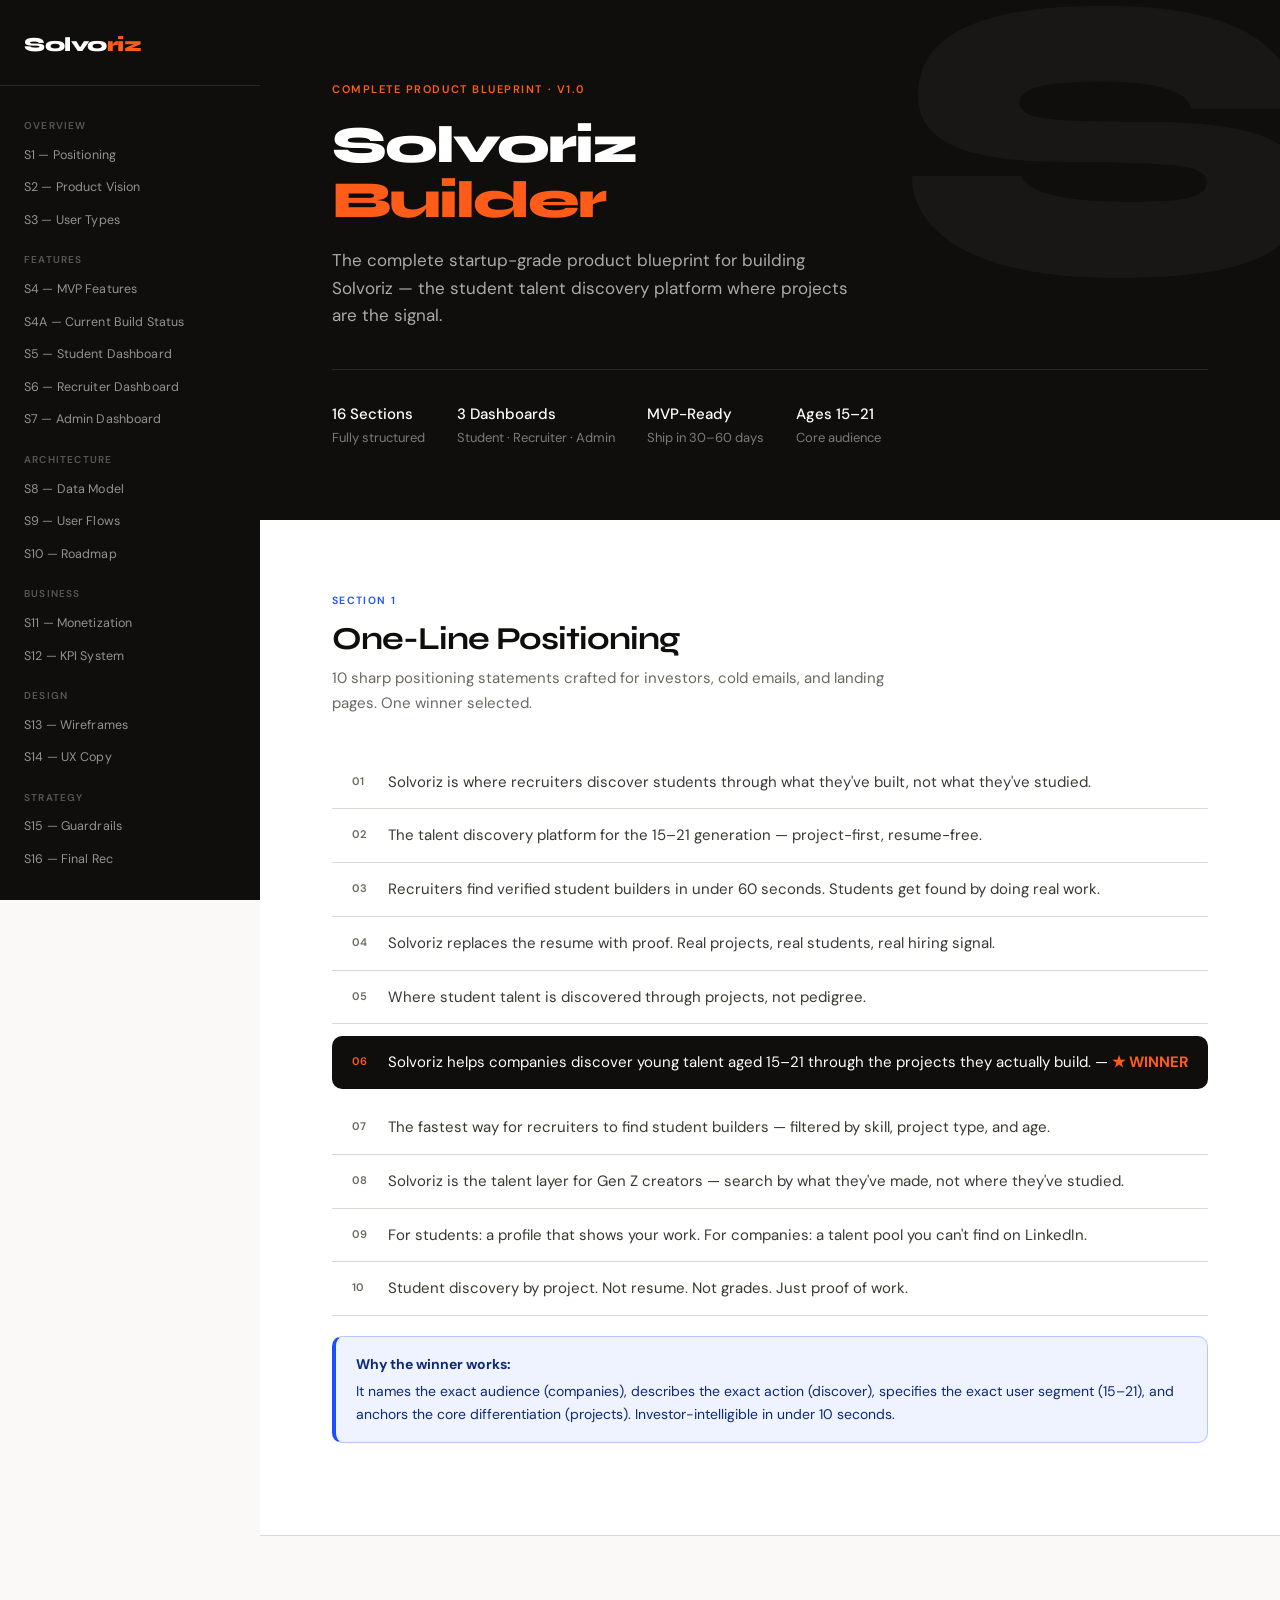
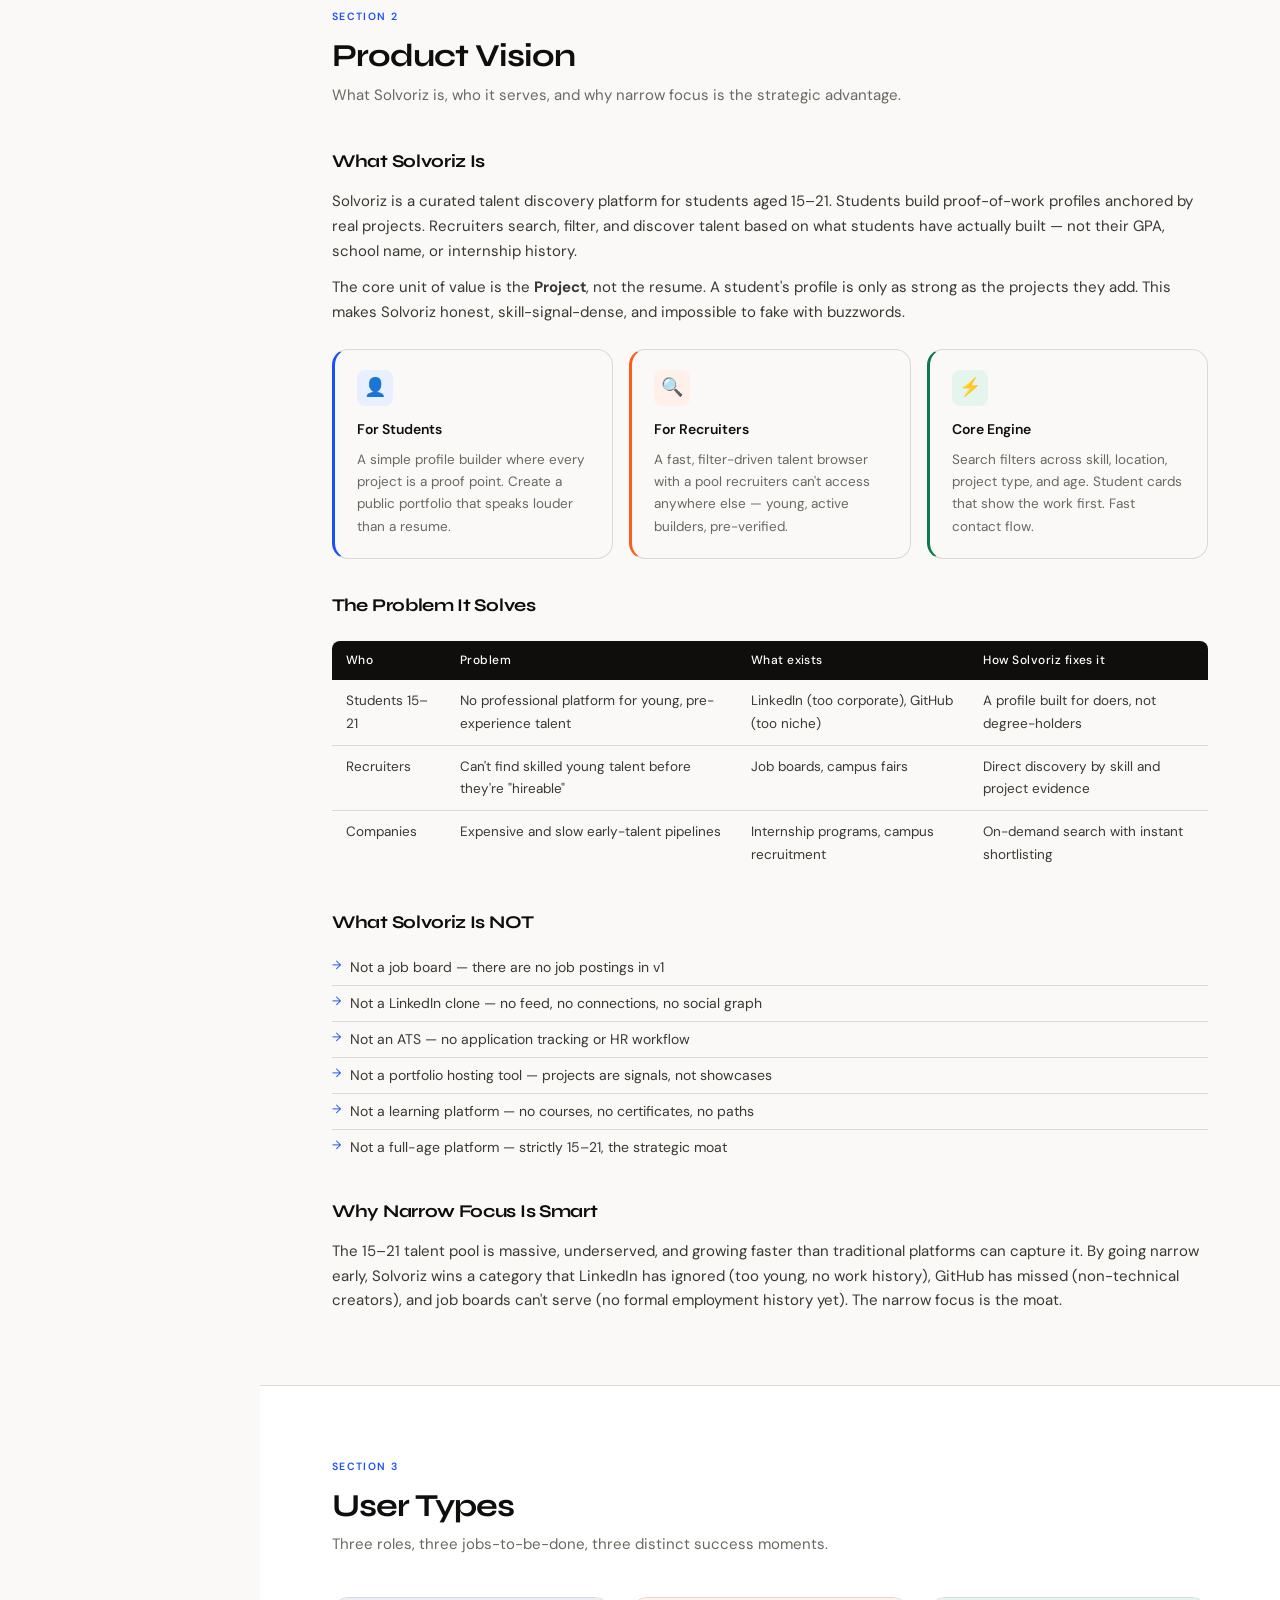
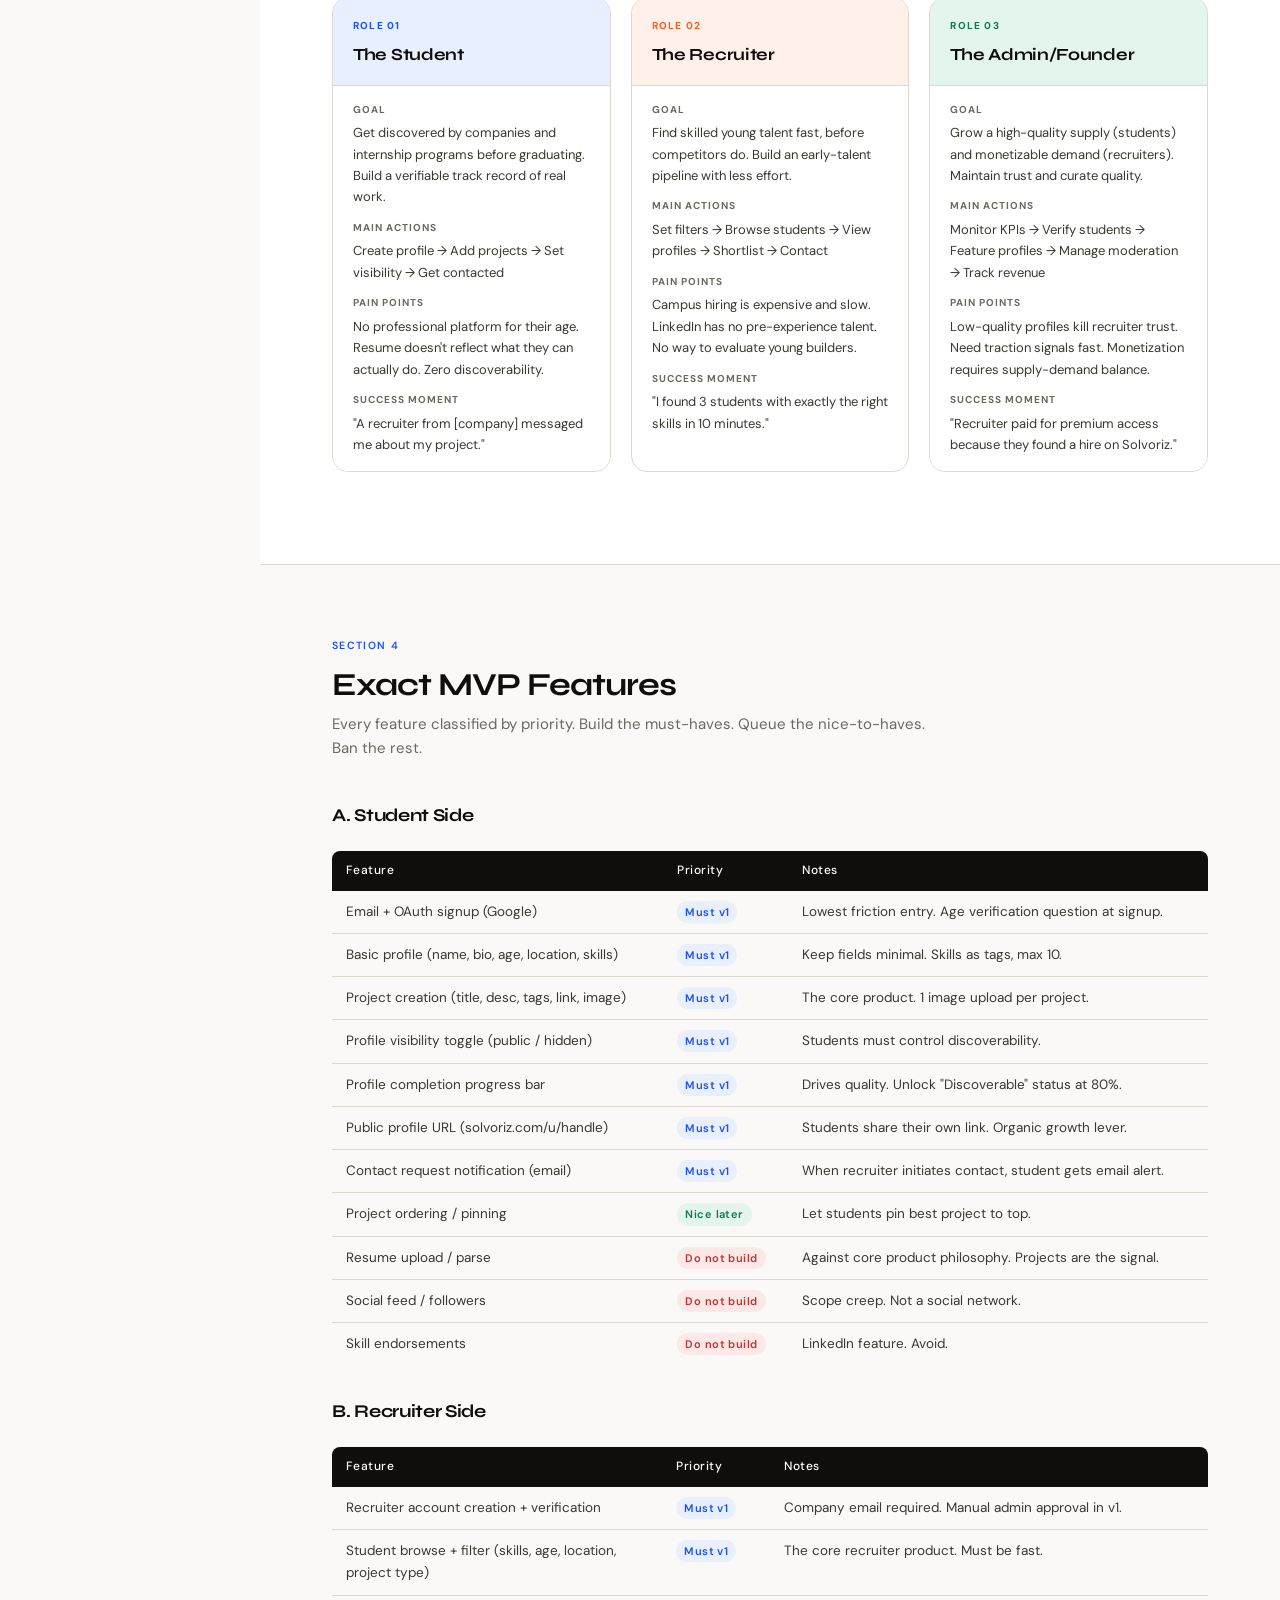
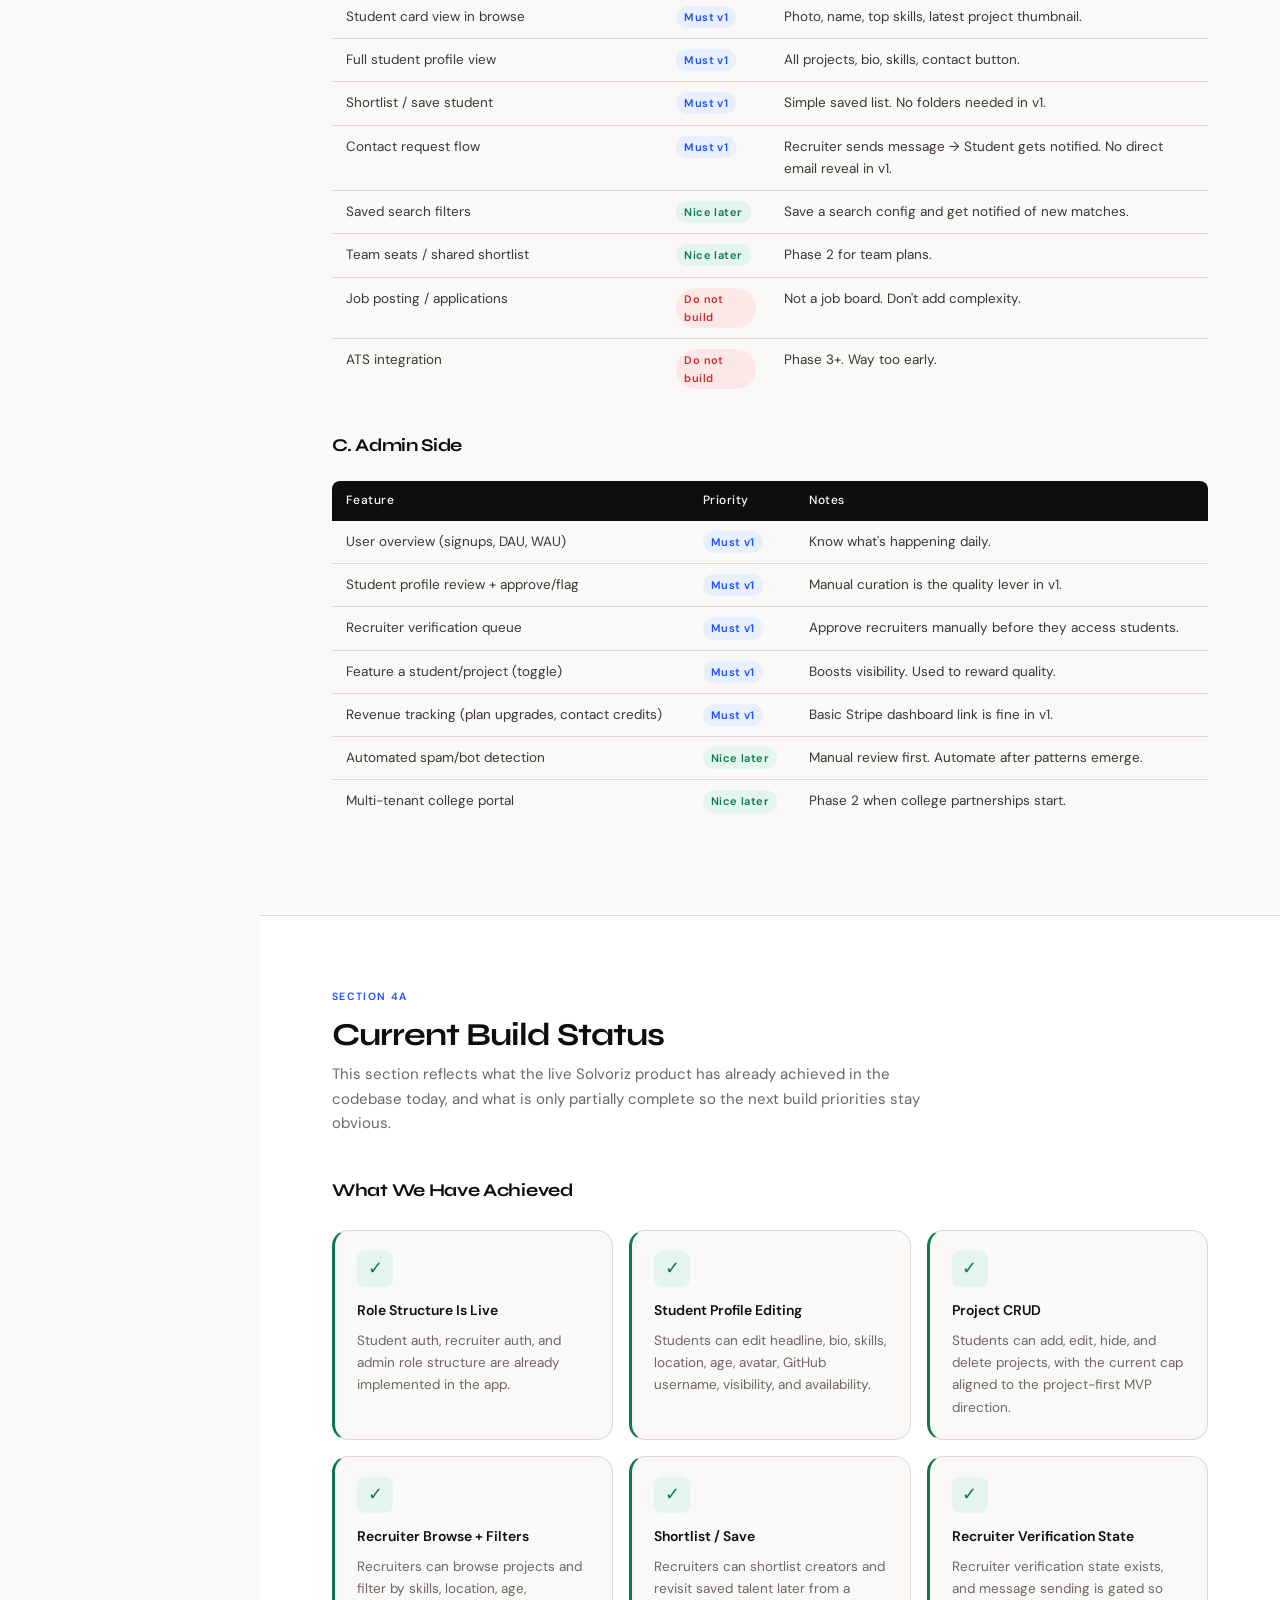
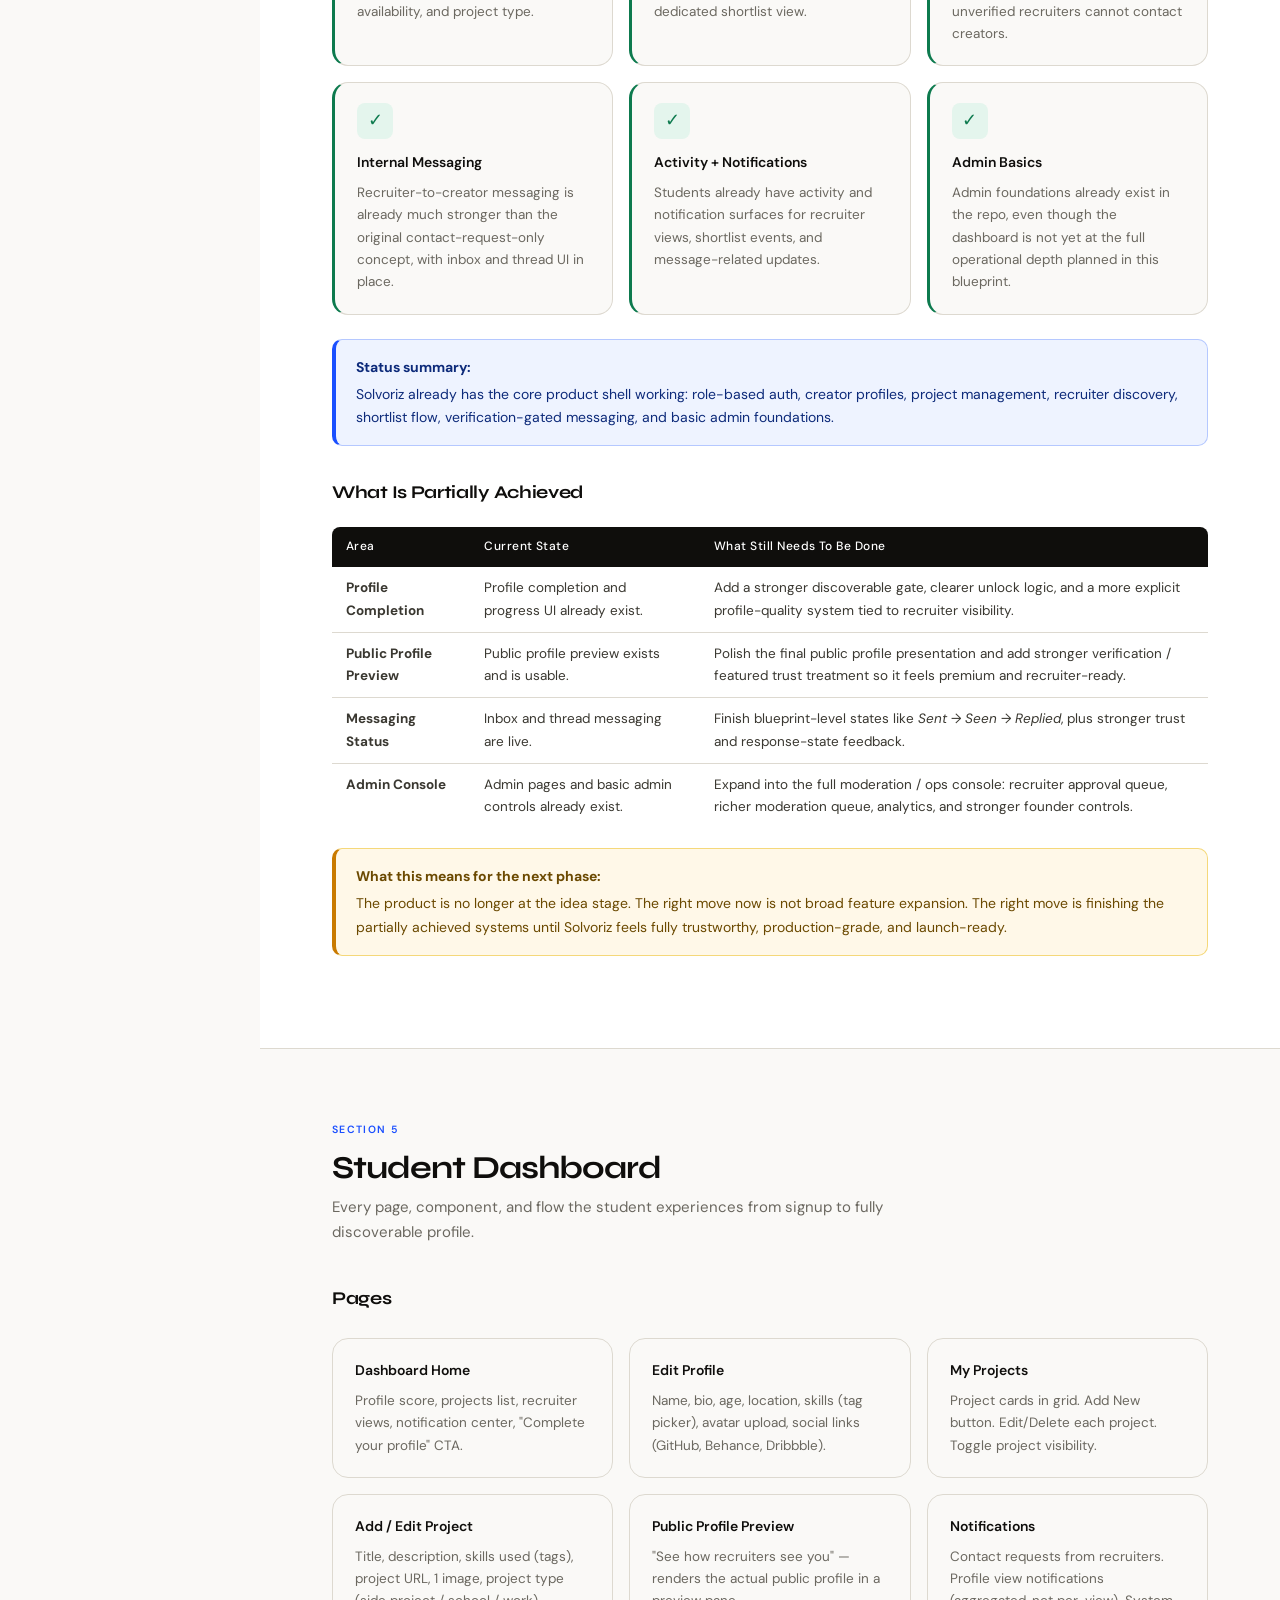
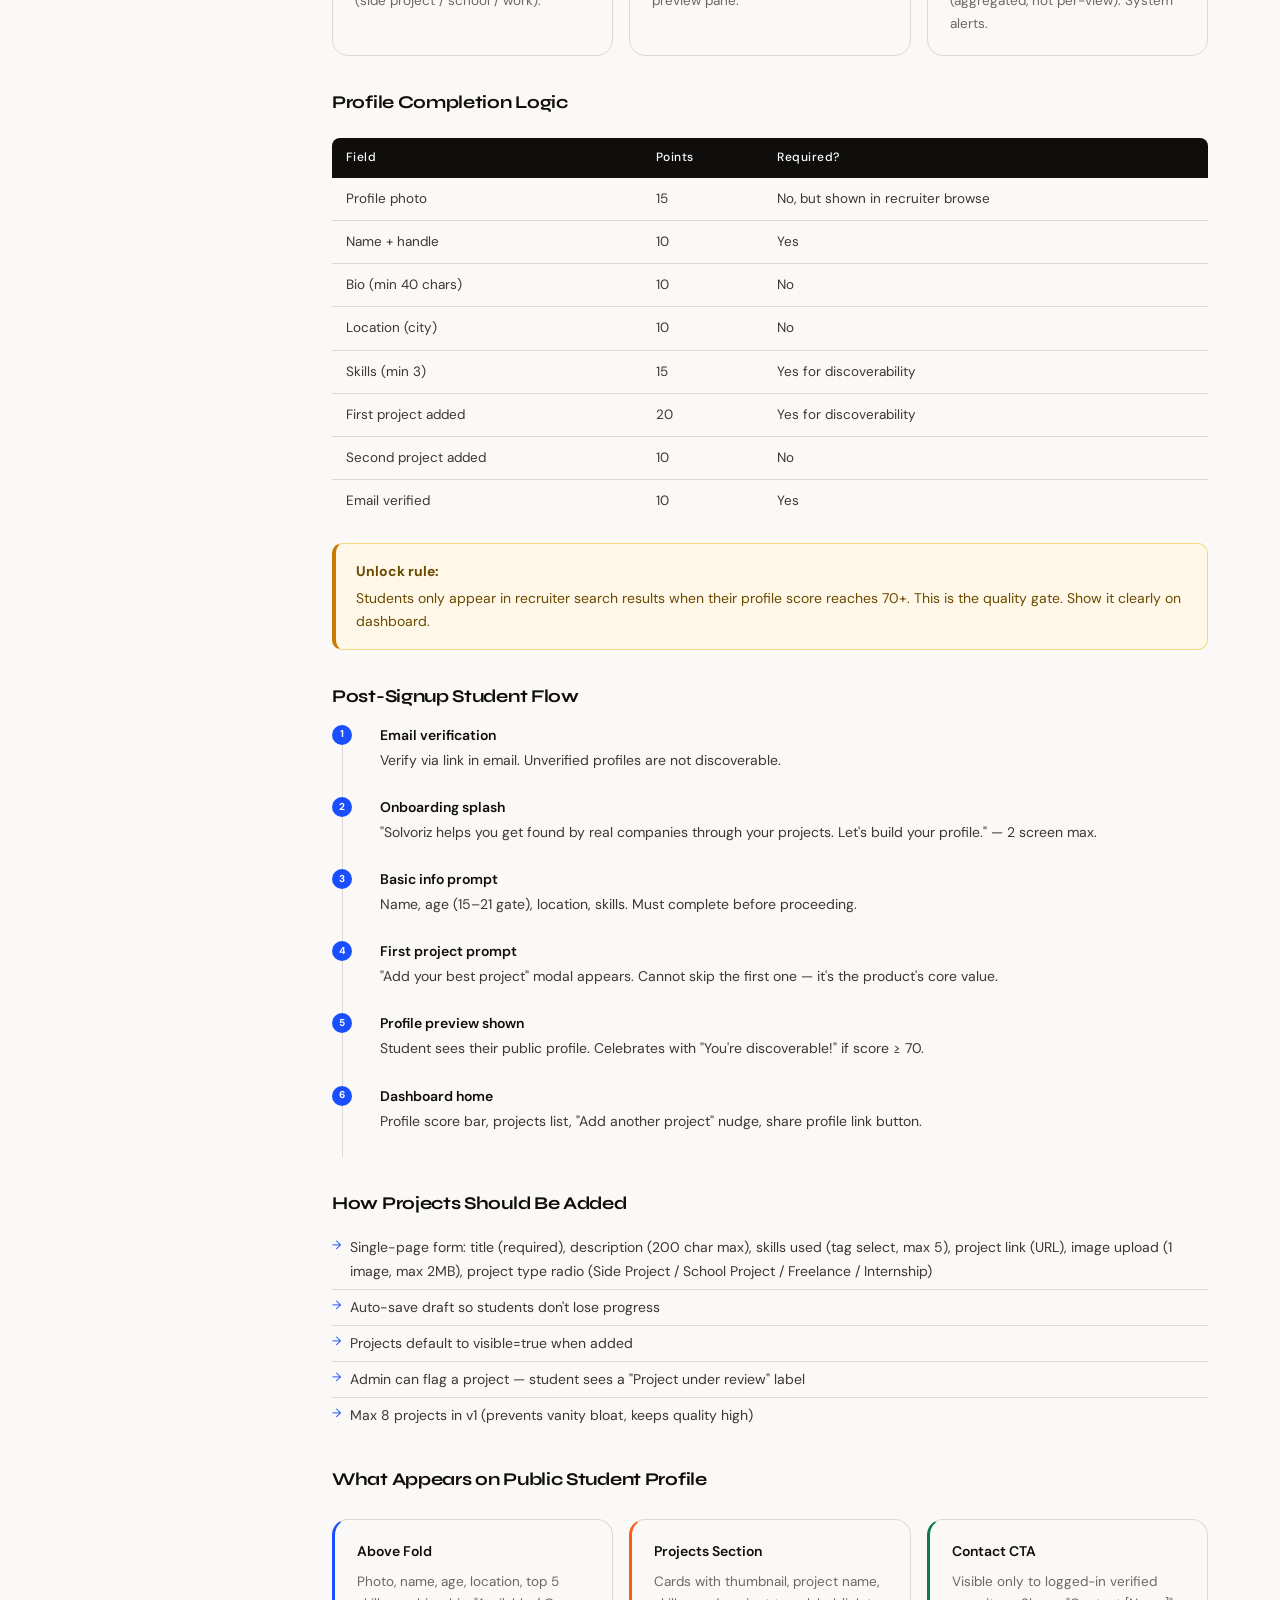
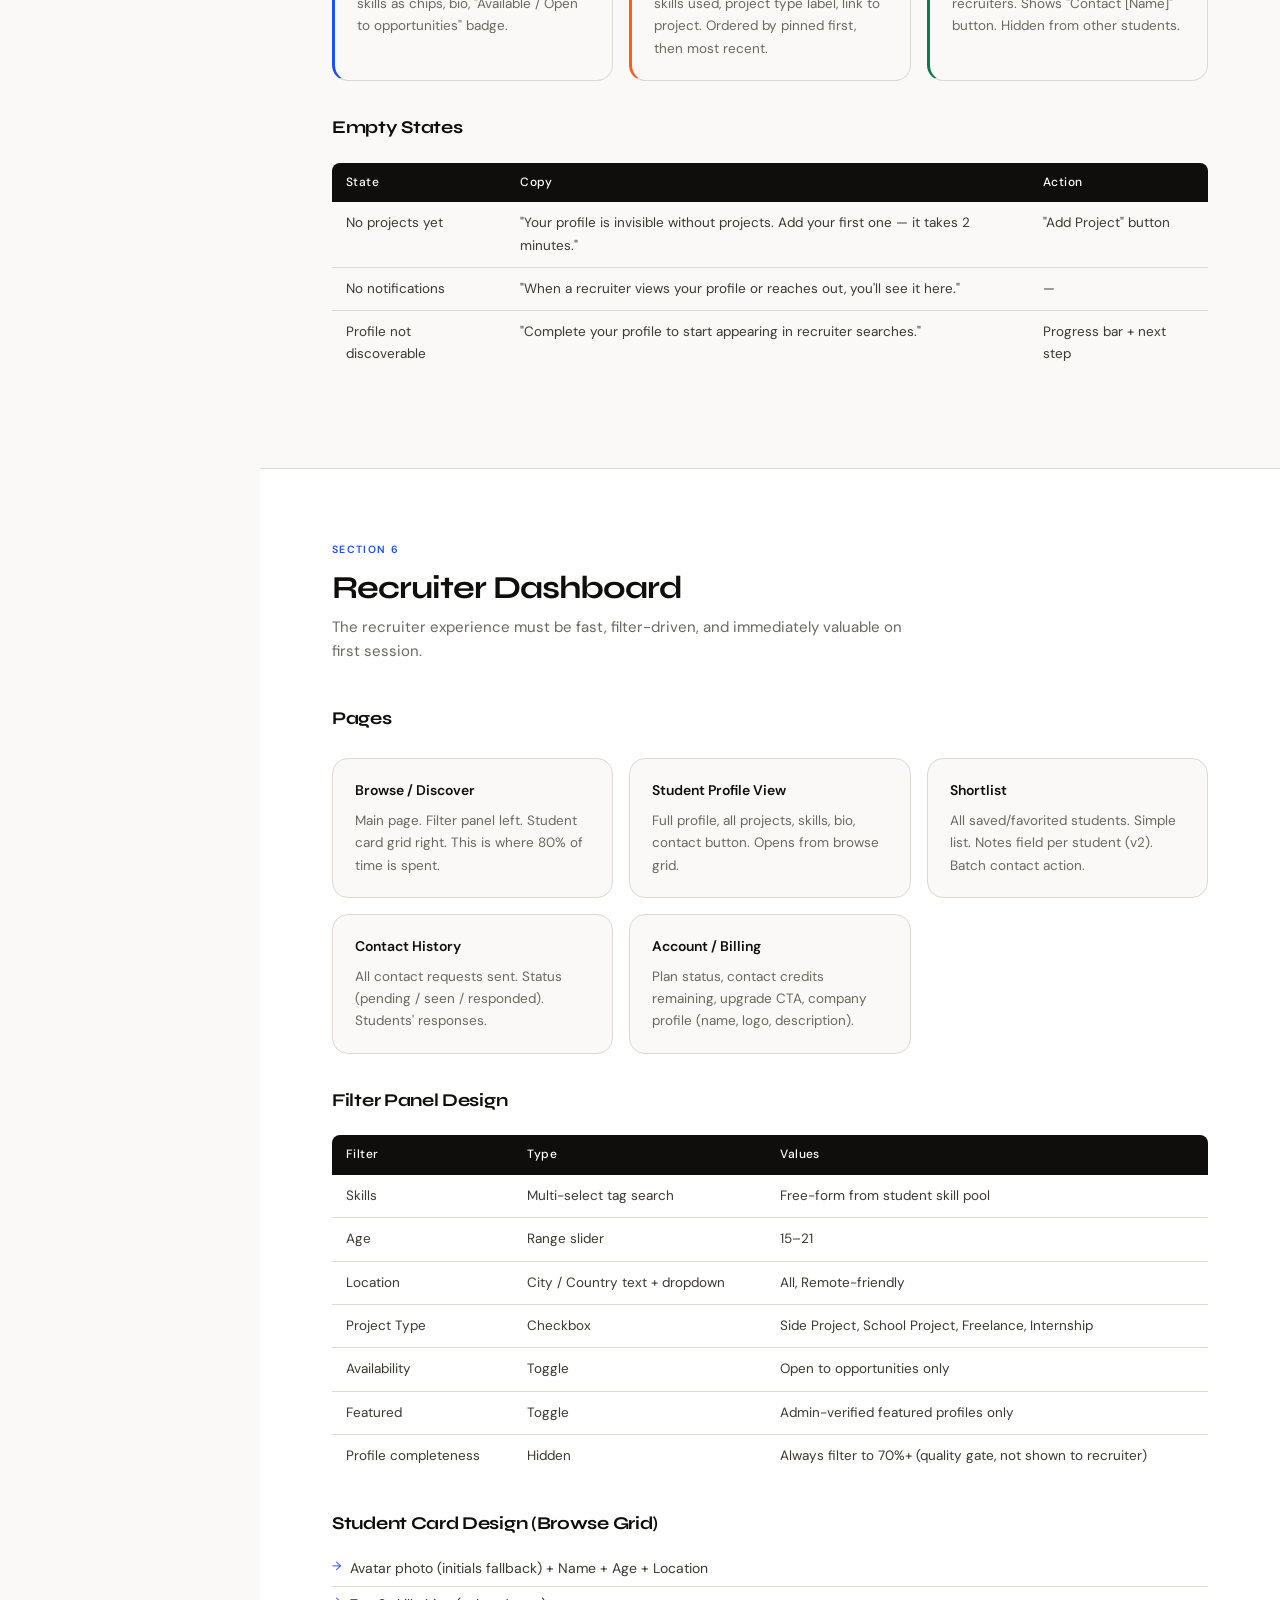
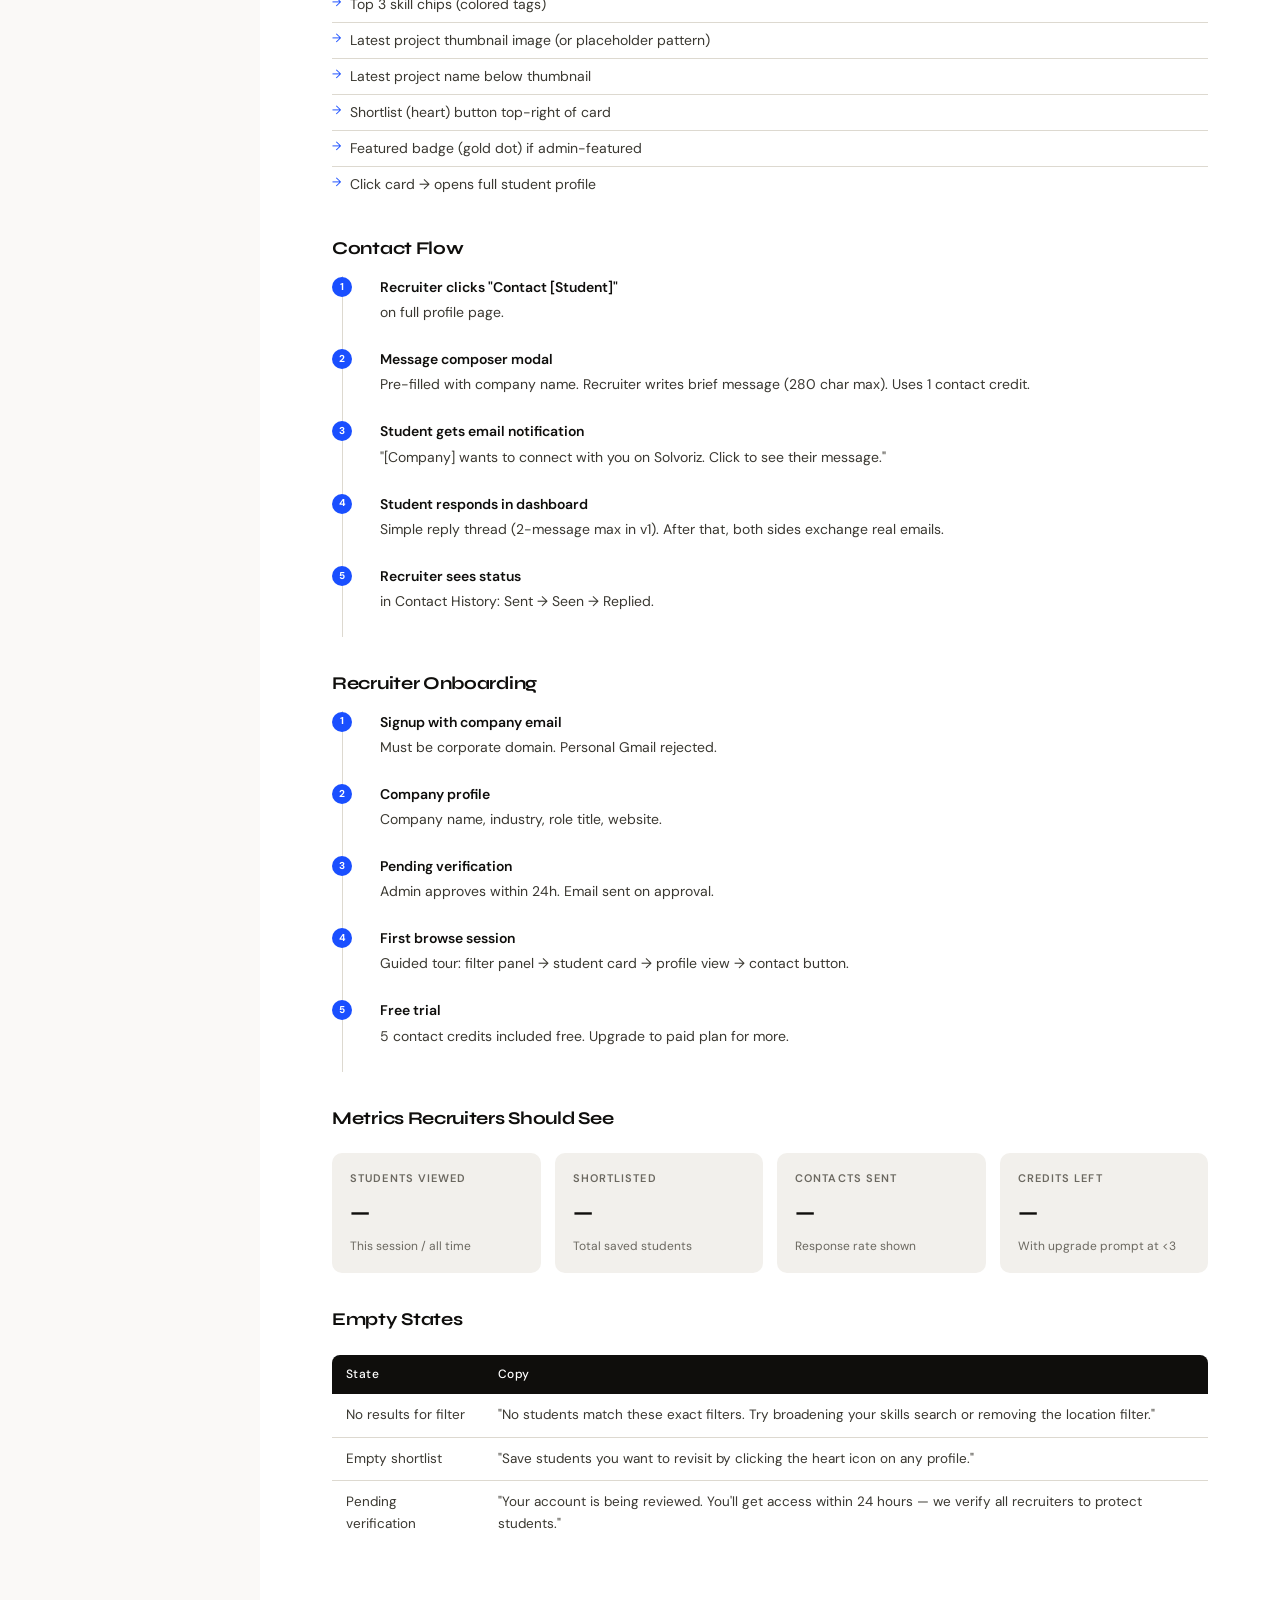
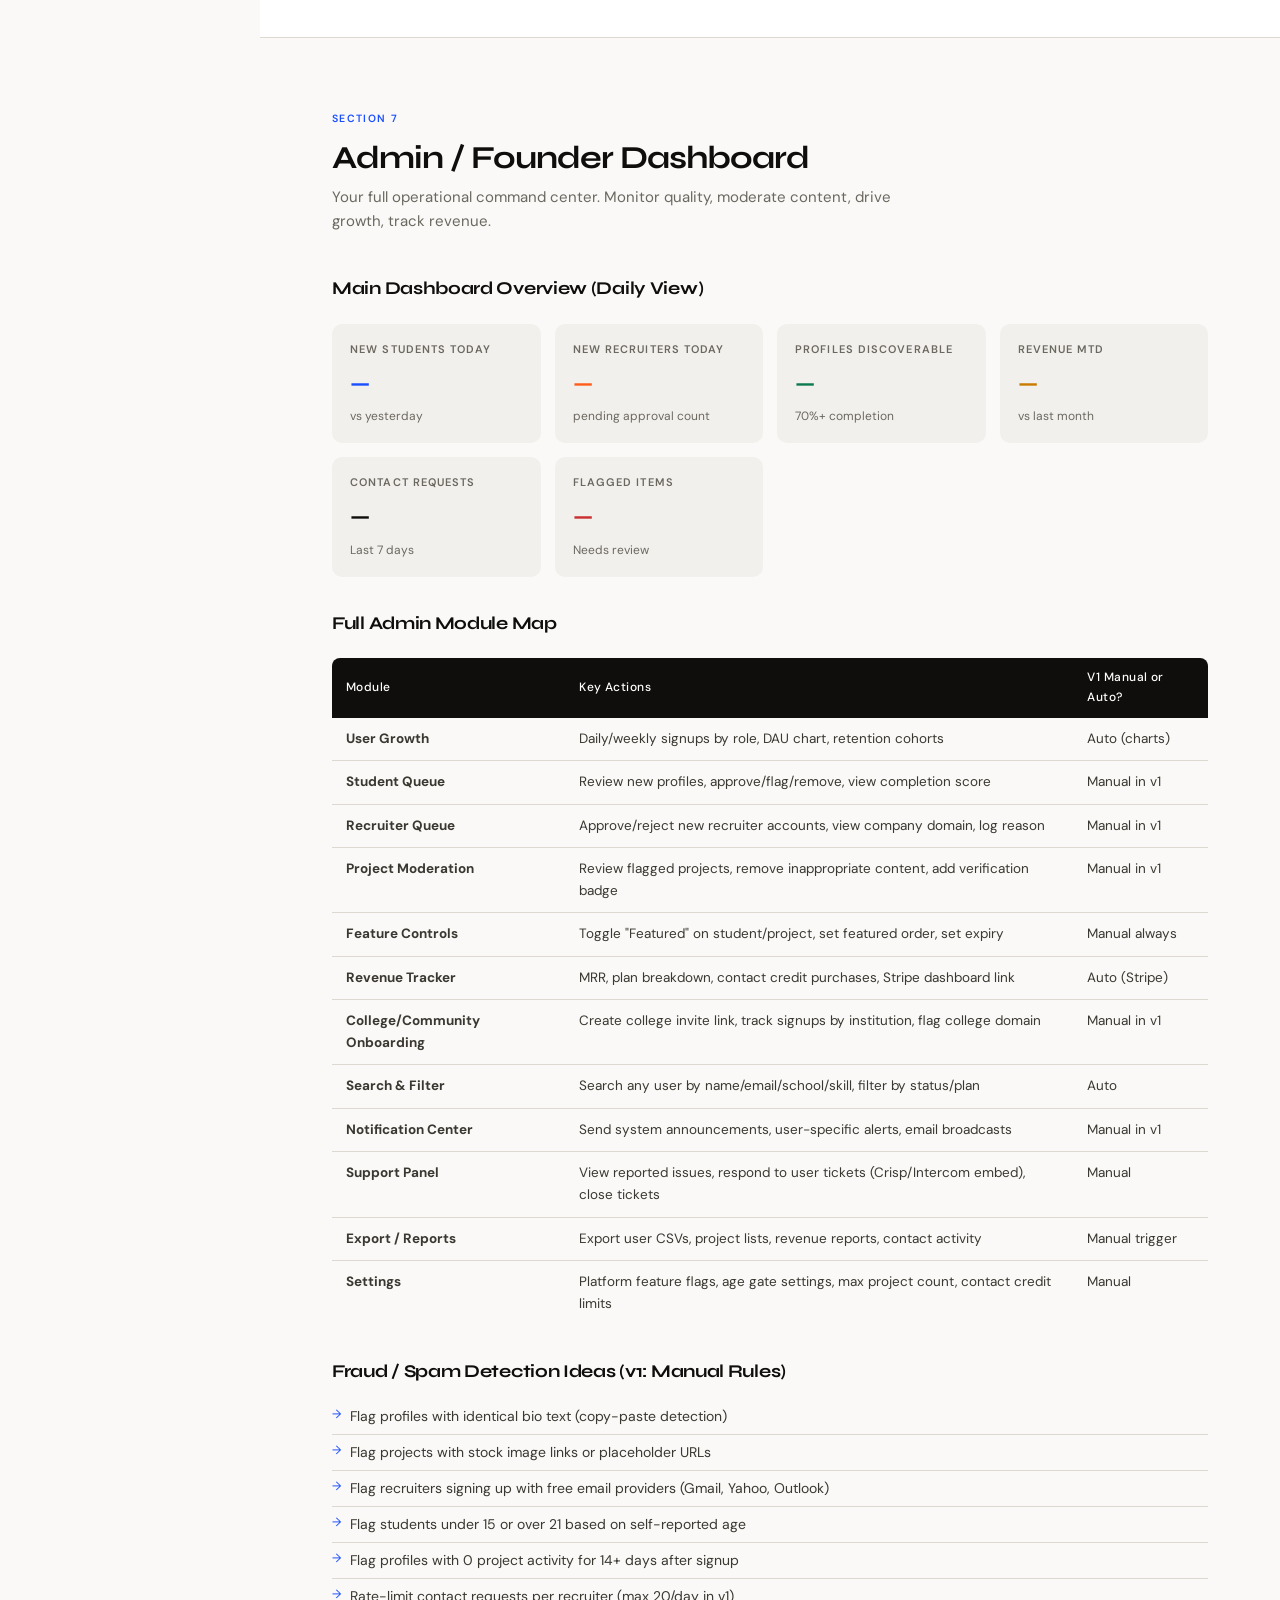
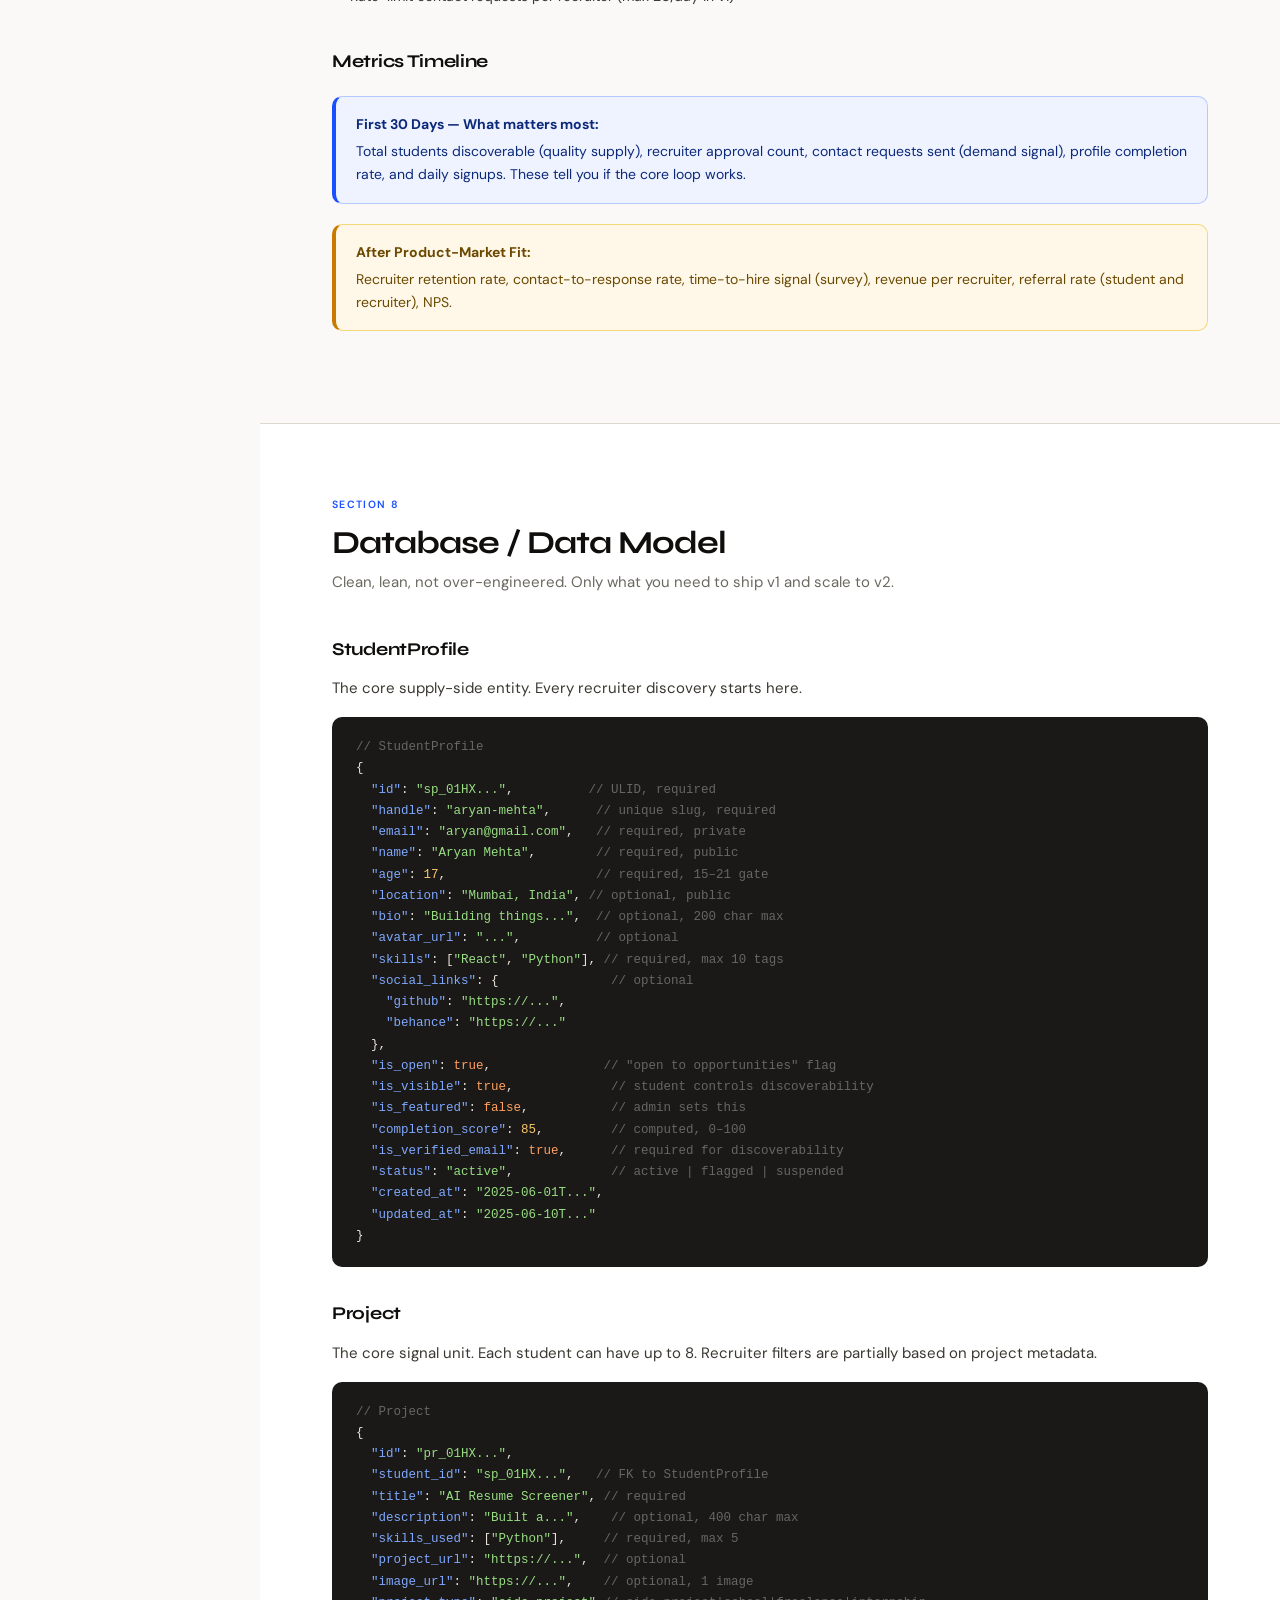
<file: solvoriz_blueprint.html>
<!DOCTYPE html>
<html lang="en">
<head>
<meta charset="UTF-8">
<meta name="viewport" content="width=device-width, initial-scale=1.0">
<title>Solvoriz — Complete Product Blueprint</title>
<link rel="preconnect" href="https://fonts.googleapis.com">
<link rel="preconnect" href="https://fonts.gstatic.com" crossorigin>
<link href="https://fonts.googleapis.com/css2?family=Syne:wght@400;500;600;700;800&family=DM+Sans:ital,opsz,wght@0,9..40,300;0,9..40,400;0,9..40,500;1,9..40,300&display=swap" rel="stylesheet">
<style>
  :root {
    --ink: #0f0e0c;
    --ink-2: #3a3831;
    --ink-3: #6b6860;
    --surface: #faf9f7;
    --surface-2: #f2f0ec;
    --surface-3: #e8e5df;
    --accent: #1a4fff;
    --accent-warm: #ff5c1a;
    --accent-green: #0d7a4e;
    --accent-amber: #c97a00;
    --border: #ddd9d0;
    --radius: 10px;
    --radius-lg: 16px;
  }
  * { margin: 0; padding: 0; box-sizing: border-box; }
  html { scroll-behavior: smooth; }
  body {
    font-family: 'DM Sans', sans-serif;
    background: var(--surface);
    color: var(--ink);
    font-size: 15px;
    line-height: 1.65;
  }

  /* NAV */
  nav {
    position: fixed; top: 0; left: 0; width: 260px; height: 100vh;
    background: var(--ink);
    overflow-y: auto;
    z-index: 100;
    padding: 28px 0 28px;
  }
  .nav-logo {
    font-family: 'Syne', sans-serif;
    font-size: 20px;
    font-weight: 800;
    color: #fff;
    padding: 0 24px 24px;
    letter-spacing: -0.5px;
    border-bottom: 1px solid rgba(255,255,255,0.1);
    margin-bottom: 16px;
  }
  .nav-logo span { color: var(--accent-warm); }
  nav a {
    display: block;
    color: rgba(255,255,255,0.55);
    text-decoration: none;
    font-size: 12.5px;
    padding: 6px 24px;
    transition: all 0.15s;
    font-weight: 400;
    letter-spacing: 0.01em;
  }
  nav a:hover { color: #fff; background: rgba(255,255,255,0.06); }
  nav .nav-section-label {
    font-size: 10px;
    text-transform: uppercase;
    letter-spacing: 0.12em;
    color: rgba(255,255,255,0.3);
    padding: 16px 24px 4px;
    font-weight: 600;
  }

  /* MAIN */
  main { margin-left: 260px; padding: 0; }

  /* HERO */
  .hero {
    background: var(--ink);
    color: #fff;
    padding: 80px 72px 72px;
    position: relative;
    overflow: hidden;
  }
  .hero::before {
    content: 'S';
    font-family: 'Syne', sans-serif;
    font-size: 400px;
    font-weight: 800;
    position: absolute;
    right: -40px;
    top: -60px;
    color: rgba(255,255,255,0.04);
    line-height: 1;
  }
  .hero-tag {
    font-size: 11px;
    text-transform: uppercase;
    letter-spacing: 0.14em;
    color: var(--accent-warm);
    font-weight: 600;
    margin-bottom: 20px;
  }
  .hero h1 {
    font-family: 'Syne', sans-serif;
    font-size: 52px;
    font-weight: 800;
    line-height: 1.05;
    letter-spacing: -2px;
    margin-bottom: 20px;
    max-width: 600px;
  }
  .hero h1 em { color: var(--accent-warm); font-style: normal; }
  .hero p {
    color: rgba(255,255,255,0.65);
    font-size: 17px;
    max-width: 520px;
    line-height: 1.6;
  }
  .hero-meta {
    display: flex;
    gap: 32px;
    margin-top: 40px;
    padding-top: 32px;
    border-top: 1px solid rgba(255,255,255,0.1);
  }
  .hero-meta-item { font-size: 13px; color: rgba(255,255,255,0.45); }
  .hero-meta-item strong { color: #fff; display: block; font-size: 15px; font-weight: 500; }

  /* SECTIONS */
  section {
    padding: 72px;
    border-bottom: 1px solid var(--border);
  }
  section:nth-child(even) { background: #fff; }

  .section-tag {
    font-size: 10.5px;
    text-transform: uppercase;
    letter-spacing: 0.13em;
    color: var(--accent);
    font-weight: 600;
    margin-bottom: 12px;
  }
  h2 {
    font-family: 'Syne', sans-serif;
    font-size: 32px;
    font-weight: 700;
    letter-spacing: -1px;
    margin-bottom: 8px;
    line-height: 1.15;
  }
  .section-intro {
    color: var(--ink-3);
    font-size: 15px;
    margin-bottom: 40px;
    max-width: 600px;
  }
  h3 {
    font-family: 'Syne', sans-serif;
    font-size: 18px;
    font-weight: 700;
    letter-spacing: -0.3px;
    margin-bottom: 12px;
    margin-top: 32px;
    color: var(--ink);
  }
  h3:first-child { margin-top: 0; }
  h4 {
    font-size: 13px;
    font-weight: 600;
    text-transform: uppercase;
    letter-spacing: 0.07em;
    color: var(--ink-3);
    margin-bottom: 8px;
    margin-top: 24px;
  }
  p { margin-bottom: 12px; color: var(--ink-2); }
  p:last-child { margin-bottom: 0; }

  /* CARDS */
  .card-grid { display: grid; grid-template-columns: repeat(auto-fit, minmax(240px, 1fr)); gap: 16px; margin: 24px 0; }
  .card {
    background: var(--surface);
    border: 1px solid var(--border);
    border-radius: var(--radius-lg);
    padding: 20px 22px;
  }
  .card.accent-blue { border-left: 3px solid var(--accent); }
  .card.accent-orange { border-left: 3px solid var(--accent-warm); }
  .card.accent-green { border-left: 3px solid var(--accent-green); }
  .card.accent-amber { border-left: 3px solid var(--accent-amber); }
  .card-icon {
    width: 36px; height: 36px;
    border-radius: 8px;
    display: flex; align-items: center; justify-content: center;
    font-size: 18px;
    margin-bottom: 12px;
  }
  .card-icon.blue { background: #e8effe; color: var(--accent); }
  .card-icon.orange { background: #fff0ea; color: var(--accent-warm); }
  .card-icon.green { background: #e4f5ed; color: var(--accent-green); }
  .card h4 { margin-top: 0; text-transform: none; font-size: 14px; letter-spacing: 0; color: var(--ink); }
  .card p { font-size: 13.5px; color: var(--ink-3); margin: 0; }

  /* POSITIONING LIST */
  .positioning-list { counter-reset: pos; list-style: none; }
  .positioning-list li {
    counter-increment: pos;
    padding: 14px 20px 14px 56px;
    position: relative;
    border-bottom: 1px solid var(--border);
    font-size: 15px;
    color: var(--ink-2);
  }
  .positioning-list li::before {
    content: counter(pos, decimal-leading-zero);
    position: absolute;
    left: 20px;
    font-size: 11px;
    color: var(--ink-3);
    font-weight: 600;
    top: 16px;
  }
  .positioning-list li.winner {
    background: var(--ink);
    color: #fff;
    border-radius: var(--radius);
    margin: 12px 0;
    border: none;
  }
  .positioning-list li.winner::before { color: var(--accent-warm); }

  /* TABLE */
  .table-wrap { overflow-x: auto; margin: 20px 0; }
  table {
    width: 100%;
    border-collapse: collapse;
    font-size: 13.5px;
  }
  th {
    background: var(--ink);
    color: #fff;
    text-align: left;
    padding: 10px 14px;
    font-weight: 500;
    font-size: 12px;
    letter-spacing: 0.04em;
  }
  th:first-child { border-radius: 8px 0 0 0; }
  th:last-child { border-radius: 0 8px 0 0; }
  td { padding: 10px 14px; border-bottom: 1px solid var(--border); color: var(--ink-2); vertical-align: top; }
  tr:last-child td { border-bottom: none; }
  tr:hover td { background: var(--surface-2); }

  /* BADGES */
  .badge {
    display: inline-block;
    font-size: 11px;
    font-weight: 600;
    padding: 2px 8px;
    border-radius: 20px;
    letter-spacing: 0.04em;
  }
  .badge-must { background: #e8effe; color: #1a4fff; }
  .badge-nice { background: #e4f5ed; color: #0d7a4e; }
  .badge-no { background: #fde8e8; color: #c92f2f; }
  .badge-p1 { background: #fff0ea; color: #c05400; }
  .badge-p2 { background: #fffbe6; color: #946c00; }
  .badge-p3 { background: #f0f0f0; color: #555; }

  /* FEATURE LIST */
  .feature-group { margin-bottom: 32px; }
  .feature-row {
    display: flex;
    align-items: flex-start;
    gap: 12px;
    padding: 10px 0;
    border-bottom: 1px solid var(--border);
    font-size: 14px;
  }
  .feature-row:last-child { border-bottom: none; }
  .feature-row .feat-name { flex: 1; color: var(--ink); font-weight: 500; }
  .feature-row .feat-desc { flex: 2; color: var(--ink-3); font-size: 13px; }

  /* USER CARD */
  .user-cards { display: grid; grid-template-columns: repeat(3, 1fr); gap: 20px; margin: 20px 0; }
  .user-card {
    border: 1px solid var(--border);
    border-radius: var(--radius-lg);
    overflow: hidden;
  }
  .user-card-header {
    padding: 20px 20px 16px;
    border-bottom: 1px solid var(--border);
  }
  .user-card-header.student { background: #e8effe; }
  .user-card-header.recruiter { background: #fff0ea; }
  .user-card-header.admin { background: #e4f5ed; }
  .user-card-header .role-label {
    font-size: 10px;
    text-transform: uppercase;
    letter-spacing: 0.12em;
    font-weight: 700;
    margin-bottom: 6px;
  }
  .user-card-header.student .role-label { color: var(--accent); }
  .user-card-header.recruiter .role-label { color: var(--accent-warm); }
  .user-card-header.admin .role-label { color: var(--accent-green); }
  .user-card-header h3 { font-size: 17px; margin: 0; }
  .user-card-body { padding: 16px 20px; background: #fff; }
  .user-card-body .uc-label {
    font-size: 10px;
    text-transform: uppercase;
    letter-spacing: 0.1em;
    font-weight: 700;
    color: var(--ink-3);
    margin: 12px 0 4px;
  }
  .user-card-body .uc-label:first-child { margin-top: 0; }
  .user-card-body p { font-size: 13px; margin: 0; color: var(--ink-2); }

  /* CODE BLOCK */
  pre {
    background: #1a1917;
    color: #e8e4da;
    padding: 20px 24px;
    border-radius: var(--radius);
    font-size: 12.5px;
    line-height: 1.7;
    overflow-x: auto;
    margin: 16px 0;
    font-family: 'DM Mono', 'Fira Code', monospace;
  }
  code { font-family: 'DM Mono', 'Fira Code', monospace; font-size: 12.5px; }
  .code-key { color: #7fa8ff; }
  .code-str { color: #98dd82; }
  .code-bool { color: #ff9f5c; }
  .code-num { color: #f9c86c; }
  .code-comment { color: #666; }

  /* KPI GRID */
  .kpi-grid { display: grid; grid-template-columns: repeat(auto-fit, minmax(200px, 1fr)); gap: 14px; margin: 20px 0; }
  .kpi-card {
    background: var(--surface-2);
    border-radius: var(--radius);
    padding: 16px 18px;
  }
  .kpi-label { font-size: 11px; text-transform: uppercase; letter-spacing: 0.1em; color: var(--ink-3); font-weight: 600; margin-bottom: 6px; }
  .kpi-value { font-family: 'Syne', sans-serif; font-size: 24px; font-weight: 700; letter-spacing: -0.5px; margin-bottom: 4px; }
  .kpi-desc { font-size: 12px; color: var(--ink-3); }

  /* WIREFRAME */
  .wireframe {
    background: var(--surface-2);
    border: 1.5px dashed var(--border);
    border-radius: var(--radius-lg);
    padding: 24px;
    margin: 20px 0;
    font-size: 13px;
    color: var(--ink-3);
  }
  .wf-bar {
    background: var(--ink);
    color: #fff;
    padding: 8px 16px;
    border-radius: 6px;
    margin-bottom: 16px;
    font-size: 12px;
    display: flex;
    gap: 16px;
    align-items: center;
  }
  .wf-row { display: flex; gap: 12px; margin-bottom: 12px; }
  .wf-block {
    background: #fff;
    border: 1px solid var(--border);
    border-radius: 6px;
    padding: 10px 14px;
    flex: 1;
    font-size: 12px;
    min-height: 60px;
  }
  .wf-block.tall { min-height: 120px; }
  .wf-block.hero-block { background: var(--ink); color: rgba(255,255,255,0.7); min-height: 100px; }
  .wf-block b { display: block; color: var(--ink); font-size: 11px; text-transform: uppercase; letter-spacing: 0.08em; margin-bottom: 4px; }
  .wf-block.hero-block b { color: rgba(255,255,255,0.9); }
  .wf-sidebar { width: 180px; flex-shrink: 0; background: var(--ink); border-radius: 8px; padding: 12px; }
  .wf-sidebar .wf-nav-item { color: rgba(255,255,255,0.5); font-size: 11px; padding: 5px 8px; border-radius: 4px; margin-bottom: 2px; }
  .wf-sidebar .wf-nav-item.active { color: #fff; background: rgba(255,255,255,0.1); }
  .wf-content { flex: 1; }

  /* FLOW */
  .flow-steps { counter-reset: step; list-style: none; position: relative; padding-left: 28px; }
  .flow-steps::before {
    content: '';
    position: absolute;
    left: 10px;
    top: 0; bottom: 0;
    width: 1px;
    background: var(--border);
  }
  .flow-steps li {
    counter-increment: step;
    position: relative;
    padding: 0 0 24px 20px;
    font-size: 14px;
    color: var(--ink-2);
  }
  .flow-steps li::before {
    content: counter(step);
    position: absolute;
    left: -28px;
    width: 20px; height: 20px;
    background: var(--accent);
    color: #fff;
    border-radius: 50%;
    font-size: 10px;
    font-weight: 700;
    display: flex;
    align-items: center;
    justify-content: center;
    top: 1px;
  }
  .flow-steps li strong { display: block; color: var(--ink); font-weight: 600; margin-bottom: 2px; }

  /* PHASE */
  .phase-grid { display: grid; grid-template-columns: repeat(3, 1fr); gap: 20px; margin: 20px 0; }
  .phase-card { border-radius: var(--radius-lg); padding: 24px; }
  .phase-card.p1 { background: #e8effe; border: 1.5px solid #c0d0ff; }
  .phase-card.p2 { background: #fff0ea; border: 1.5px solid #ffc9aa; }
  .phase-card.p3 { background: #e4f5ed; border: 1.5px solid #a8dec8; }
  .phase-card h3 { font-size: 15px; margin: 0 0 4px; }
  .phase-card.p1 h3 { color: #1a4fff; }
  .phase-card.p2 h3 { color: #c05400; }
  .phase-card.p3 h3 { color: #0d7a4e; }
  .phase-card .phase-label { font-size: 10px; text-transform: uppercase; letter-spacing: 0.1em; font-weight: 700; margin-bottom: 12px; }
  .phase-card.p1 .phase-label { color: #7a8fff; }
  .phase-card.p2 .phase-label { color: #e88a4a; }
  .phase-card.p3 .phase-label { color: #4aaa80; }
  .phase-feat { font-size: 13px; color: var(--ink-2); padding: 5px 0; border-bottom: 1px solid rgba(0,0,0,0.06); }
  .phase-feat:last-child { border-bottom: none; }

  /* MONO LIST */
  ul.clean { list-style: none; }
  ul.clean li {
    padding: 6px 0 6px 18px;
    position: relative;
    font-size: 14px;
    color: var(--ink-2);
    border-bottom: 1px solid var(--border);
  }
  ul.clean li:last-child { border-bottom: none; }
  ul.clean li::before {
    content: '→';
    position: absolute;
    left: 0;
    color: var(--accent);
    font-size: 12px;
  }

  /* CALLOUT */
  .callout {
    background: #fff8e8;
    border: 1px solid #f5d87a;
    border-left: 4px solid var(--accent-amber);
    border-radius: var(--radius);
    padding: 16px 20px;
    margin: 20px 0;
    font-size: 14px;
    color: #6b4900;
  }
  .callout.blue {
    background: #eef3ff;
    border-color: #b5c8ff;
    border-left-color: var(--accent);
    color: #0d2a7a;
  }
  .callout.red {
    background: #fff2f2;
    border-color: #ffc7c7;
    border-left-color: #c92f2f;
    color: #6b0000;
  }
  .callout strong { display: block; margin-bottom: 4px; }

  /* DIVIDER */
  hr { border: none; border-top: 1px solid var(--border); margin: 32px 0; }

  /* UX COPY BLOCK */
  .copy-block {
    background: var(--surface-2);
    border-radius: var(--radius);
    padding: 20px 24px;
    margin: 12px 0;
    font-size: 14px;
    color: var(--ink-2);
  }
  .copy-block .copy-label { font-size: 10px; text-transform: uppercase; letter-spacing: 0.1em; font-weight: 700; color: var(--ink-3); margin-bottom: 8px; }
  .copy-block .copy-text { font-size: 18px; font-family: 'Syne', sans-serif; font-weight: 700; color: var(--ink); margin-bottom: 4px; }
  .copy-block .copy-sub { font-size: 14px; color: var(--ink-2); }

  /* FOOTER */
  .footer {
    background: var(--ink);
    color: rgba(255,255,255,0.5);
    padding: 48px 72px;
    font-size: 13px;
    margin-left: 0;
  }
  .footer strong { color: #fff; }

  @media print { nav { display: none; } main { margin-left: 0; } }
</style>
</head>
<body>

<nav>
  <div class="nav-logo">Solvo<span>riz</span></div>
  <div class="nav-section-label">Overview</div>
  <a href="#s1">S1 — Positioning</a>
  <a href="#s2">S2 — Product Vision</a>
  <a href="#s3">S3 — User Types</a>
  <div class="nav-section-label">Features</div>
  <a href="#s4">S4 — MVP Features</a>
  <a href="#s4a">S4A — Current Build Status</a>
  <a href="#s5">S5 — Student Dashboard</a>
  <a href="#s6">S6 — Recruiter Dashboard</a>
  <a href="#s7">S7 — Admin Dashboard</a>
  <div class="nav-section-label">Architecture</div>
  <a href="#s8">S8 — Data Model</a>
  <a href="#s9">S9 — User Flows</a>
  <a href="#s10">S10 — Roadmap</a>
  <div class="nav-section-label">Business</div>
  <a href="#s11">S11 — Monetization</a>
  <a href="#s12">S12 — KPI System</a>
  <div class="nav-section-label">Design</div>
  <a href="#s13">S13 — Wireframes</a>
  <a href="#s14">S14 — UX Copy</a>
  <div class="nav-section-label">Strategy</div>
  <a href="#s15">S15 — Guardrails</a>
  <a href="#s16">S16 — Final Rec</a>
</nav>

<main>

<!-- HERO -->
<div class="hero">
  <div class="hero-tag">Complete Product Blueprint · v1.0</div>
  <h1>Solvoriz<br><em>Builder</em></h1>
  <p>The complete startup-grade product blueprint for building Solvoriz — the student talent discovery platform where projects are the signal.</p>
  <div class="hero-meta">
    <div class="hero-meta-item"><strong>16 Sections</strong>Fully structured</div>
    <div class="hero-meta-item"><strong>3 Dashboards</strong>Student · Recruiter · Admin</div>
    <div class="hero-meta-item"><strong>MVP-Ready</strong>Ship in 30–60 days</div>
    <div class="hero-meta-item"><strong>Ages 15–21</strong>Core audience</div>
  </div>
</div>

<!-- S1 -->
<section id="s1">
  <div class="section-tag">Section 1</div>
  <h2>One-Line Positioning</h2>
  <p class="section-intro">10 sharp positioning statements crafted for investors, cold emails, and landing pages. One winner selected.</p>

  <ol class="positioning-list">
    <li>Solvoriz is where recruiters discover students through what they've built, not what they've studied.</li>
    <li>The talent discovery platform for the 15–21 generation — project-first, resume-free.</li>
    <li>Recruiters find verified student builders in under 60 seconds. Students get found by doing real work.</li>
    <li>Solvoriz replaces the resume with proof. Real projects, real students, real hiring signal.</li>
    <li>Where student talent is discovered through projects, not pedigree.</li>
    <li class="winner">Solvoriz helps companies discover young talent aged 15–21 through the projects they actually build. — <strong style="color:var(--accent-warm)">★ WINNER</strong></li>
    <li>The fastest way for recruiters to find student builders — filtered by skill, project type, and age.</li>
    <li>Solvoriz is the talent layer for Gen Z creators — search by what they've made, not where they've studied.</li>
    <li>For students: a profile that shows your work. For companies: a talent pool you can't find on LinkedIn.</li>
    <li>Student discovery by project. Not resume. Not grades. Just proof of work.</li>
  </ol>

  <div class="callout blue">
    <strong>Why the winner works:</strong>
    It names the exact audience (companies), describes the exact action (discover), specifies the exact user segment (15–21), and anchors the core differentiation (projects). Investor-intelligible in under 10 seconds.
  </div>
</section>

<!-- S2 -->
<section id="s2">
  <div class="section-tag">Section 2</div>
  <h2>Product Vision</h2>
  <p class="section-intro">What Solvoriz is, who it serves, and why narrow focus is the strategic advantage.</p>

  <h3>What Solvoriz Is</h3>
  <p>Solvoriz is a curated talent discovery platform for students aged 15–21. Students build proof-of-work profiles anchored by real projects. Recruiters search, filter, and discover talent based on what students have actually built — not their GPA, school name, or internship history.</p>
  <p>The core unit of value is the <strong>Project</strong>, not the resume. A student's profile is only as strong as the projects they add. This makes Solvoriz honest, skill-signal-dense, and impossible to fake with buzzwords.</p>

  <div class="card-grid">
    <div class="card accent-blue">
      <div class="card-icon blue">👤</div>
      <h4>For Students</h4>
      <p>A simple profile builder where every project is a proof point. Create a public portfolio that speaks louder than a resume.</p>
    </div>
    <div class="card accent-orange">
      <div class="card-icon orange">🔍</div>
      <h4>For Recruiters</h4>
      <p>A fast, filter-driven talent browser with a pool recruiters can't access anywhere else — young, active builders, pre-verified.</p>
    </div>
    <div class="card accent-green">
      <div class="card-icon green">⚡</div>
      <h4>Core Engine</h4>
      <p>Search filters across skill, location, project type, and age. Student cards that show the work first. Fast contact flow.</p>
    </div>
  </div>

  <h3>The Problem It Solves</h3>
  <div class="table-wrap">
    <table>
      <thead><tr><th>Who</th><th>Problem</th><th>What exists</th><th>How Solvoriz fixes it</th></tr></thead>
      <tbody>
        <tr><td>Students 15–21</td><td>No professional platform for young, pre-experience talent</td><td>LinkedIn (too corporate), GitHub (too niche)</td><td>A profile built for doers, not degree-holders</td></tr>
        <tr><td>Recruiters</td><td>Can't find skilled young talent before they're "hireable"</td><td>Job boards, campus fairs</td><td>Direct discovery by skill and project evidence</td></tr>
        <tr><td>Companies</td><td>Expensive and slow early-talent pipelines</td><td>Internship programs, campus recruitment</td><td>On-demand search with instant shortlisting</td></tr>
      </tbody>
    </table>
  </div>

  <h3>What Solvoriz Is NOT</h3>
  <ul class="clean">
    <li>Not a job board — there are no job postings in v1</li>
    <li>Not a LinkedIn clone — no feed, no connections, no social graph</li>
    <li>Not an ATS — no application tracking or HR workflow</li>
    <li>Not a portfolio hosting tool — projects are signals, not showcases</li>
    <li>Not a learning platform — no courses, no certificates, no paths</li>
    <li>Not a full-age platform — strictly 15–21, the strategic moat</li>
  </ul>

  <h3>Why Narrow Focus Is Smart</h3>
  <p>The 15–21 talent pool is massive, underserved, and growing faster than traditional platforms can capture it. By going narrow early, Solvoriz wins a category that LinkedIn has ignored (too young, no work history), GitHub has missed (non-technical creators), and job boards can't serve (no formal employment history yet). The narrow focus is the moat.</p>
</section>

<!-- S3 -->
<section id="s3">
  <div class="section-tag">Section 3</div>
  <h2>User Types</h2>
  <p class="section-intro">Three roles, three jobs-to-be-done, three distinct success moments.</p>

  <div class="user-cards">
    <div class="user-card">
      <div class="user-card-header student">
        <div class="role-label">Role 01</div>
        <h3>The Student</h3>
      </div>
      <div class="user-card-body">
        <div class="uc-label">Goal</div>
        <p>Get discovered by companies and internship programs before graduating. Build a verifiable track record of real work.</p>
        <div class="uc-label">Main Actions</div>
        <p>Create profile → Add projects → Set visibility → Get contacted</p>
        <div class="uc-label">Pain Points</div>
        <p>No professional platform for their age. Resume doesn't reflect what they can actually do. Zero discoverability.</p>
        <div class="uc-label">Success Moment</div>
        <p>"A recruiter from [company] messaged me about my project."</p>
      </div>
    </div>
    <div class="user-card">
      <div class="user-card-header recruiter">
        <div class="role-label">Role 02</div>
        <h3>The Recruiter</h3>
      </div>
      <div class="user-card-body">
        <div class="uc-label">Goal</div>
        <p>Find skilled young talent fast, before competitors do. Build an early-talent pipeline with less effort.</p>
        <div class="uc-label">Main Actions</div>
        <p>Set filters → Browse students → View profiles → Shortlist → Contact</p>
        <div class="uc-label">Pain Points</div>
        <p>Campus hiring is expensive and slow. LinkedIn has no pre-experience talent. No way to evaluate young builders.</p>
        <div class="uc-label">Success Moment</div>
        <p>"I found 3 students with exactly the right skills in 10 minutes."</p>
      </div>
    </div>
    <div class="user-card">
      <div class="user-card-header admin">
        <div class="role-label">Role 03</div>
        <h3>The Admin/Founder</h3>
      </div>
      <div class="user-card-body">
        <div class="uc-label">Goal</div>
        <p>Grow a high-quality supply (students) and monetizable demand (recruiters). Maintain trust and curate quality.</p>
        <div class="uc-label">Main Actions</div>
        <p>Monitor KPIs → Verify students → Feature profiles → Manage moderation → Track revenue</p>
        <div class="uc-label">Pain Points</div>
        <p>Low-quality profiles kill recruiter trust. Need traction signals fast. Monetization requires supply-demand balance.</p>
        <div class="uc-label">Success Moment</div>
        <p>"Recruiter paid for premium access because they found a hire on Solvoriz."</p>
      </div>
    </div>
  </div>
</section>

<!-- S4 -->
<section id="s4">
  <div class="section-tag">Section 4</div>
  <h2>Exact MVP Features</h2>
  <p class="section-intro">Every feature classified by priority. Build the must-haves. Queue the nice-to-haves. Ban the rest.</p>

  <h3>A. Student Side</h3>
  <div class="table-wrap">
    <table>
      <thead><tr><th>Feature</th><th>Priority</th><th>Notes</th></tr></thead>
      <tbody>
        <tr><td>Email + OAuth signup (Google)</td><td><span class="badge badge-must">Must v1</span></td><td>Lowest friction entry. Age verification question at signup.</td></tr>
        <tr><td>Basic profile (name, bio, age, location, skills)</td><td><span class="badge badge-must">Must v1</span></td><td>Keep fields minimal. Skills as tags, max 10.</td></tr>
        <tr><td>Project creation (title, desc, tags, link, image)</td><td><span class="badge badge-must">Must v1</span></td><td>The core product. 1 image upload per project.</td></tr>
        <tr><td>Profile visibility toggle (public / hidden)</td><td><span class="badge badge-must">Must v1</span></td><td>Students must control discoverability.</td></tr>
        <tr><td>Profile completion progress bar</td><td><span class="badge badge-must">Must v1</span></td><td>Drives quality. Unlock "Discoverable" status at 80%.</td></tr>
        <tr><td>Public profile URL (solvoriz.com/u/handle)</td><td><span class="badge badge-must">Must v1</span></td><td>Students share their own link. Organic growth lever.</td></tr>
        <tr><td>Contact request notification (email)</td><td><span class="badge badge-must">Must v1</span></td><td>When recruiter initiates contact, student gets email alert.</td></tr>
        <tr><td>Project ordering / pinning</td><td><span class="badge badge-nice">Nice later</span></td><td>Let students pin best project to top.</td></tr>
        <tr><td>Resume upload / parse</td><td><span class="badge badge-no">Do not build</span></td><td>Against core product philosophy. Projects are the signal.</td></tr>
        <tr><td>Social feed / followers</td><td><span class="badge badge-no">Do not build</span></td><td>Scope creep. Not a social network.</td></tr>
        <tr><td>Skill endorsements</td><td><span class="badge badge-no">Do not build</span></td><td>LinkedIn feature. Avoid.</td></tr>
      </tbody>
    </table>
  </div>

  <h3>B. Recruiter Side</h3>
  <div class="table-wrap">
    <table>
      <thead><tr><th>Feature</th><th>Priority</th><th>Notes</th></tr></thead>
      <tbody>
        <tr><td>Recruiter account creation + verification</td><td><span class="badge badge-must">Must v1</span></td><td>Company email required. Manual admin approval in v1.</td></tr>
        <tr><td>Student browse + filter (skills, age, location, project type)</td><td><span class="badge badge-must">Must v1</span></td><td>The core recruiter product. Must be fast.</td></tr>
        <tr><td>Student card view in browse</td><td><span class="badge badge-must">Must v1</span></td><td>Photo, name, top skills, latest project thumbnail.</td></tr>
        <tr><td>Full student profile view</td><td><span class="badge badge-must">Must v1</span></td><td>All projects, bio, skills, contact button.</td></tr>
        <tr><td>Shortlist / save student</td><td><span class="badge badge-must">Must v1</span></td><td>Simple saved list. No folders needed in v1.</td></tr>
        <tr><td>Contact request flow</td><td><span class="badge badge-must">Must v1</span></td><td>Recruiter sends message → Student gets notified. No direct email reveal in v1.</td></tr>
        <tr><td>Saved search filters</td><td><span class="badge badge-nice">Nice later</span></td><td>Save a search config and get notified of new matches.</td></tr>
        <tr><td>Team seats / shared shortlist</td><td><span class="badge badge-nice">Nice later</span></td><td>Phase 2 for team plans.</td></tr>
        <tr><td>Job posting / applications</td><td><span class="badge badge-no">Do not build</span></td><td>Not a job board. Don't add complexity.</td></tr>
        <tr><td>ATS integration</td><td><span class="badge badge-no">Do not build</span></td><td>Phase 3+. Way too early.</td></tr>
      </tbody>
    </table>
  </div>

  <h3>C. Admin Side</h3>
  <div class="table-wrap">
    <table>
      <thead><tr><th>Feature</th><th>Priority</th><th>Notes</th></tr></thead>
      <tbody>
        <tr><td>User overview (signups, DAU, WAU)</td><td><span class="badge badge-must">Must v1</span></td><td>Know what's happening daily.</td></tr>
        <tr><td>Student profile review + approve/flag</td><td><span class="badge badge-must">Must v1</span></td><td>Manual curation is the quality lever in v1.</td></tr>
        <tr><td>Recruiter verification queue</td><td><span class="badge badge-must">Must v1</span></td><td>Approve recruiters manually before they access students.</td></tr>
        <tr><td>Feature a student/project (toggle)</td><td><span class="badge badge-must">Must v1</span></td><td>Boosts visibility. Used to reward quality.</td></tr>
        <tr><td>Revenue tracking (plan upgrades, contact credits)</td><td><span class="badge badge-must">Must v1</span></td><td>Basic Stripe dashboard link is fine in v1.</td></tr>
        <tr><td>Automated spam/bot detection</td><td><span class="badge badge-nice">Nice later</span></td><td>Manual review first. Automate after patterns emerge.</td></tr>
        <tr><td>Multi-tenant college portal</td><td><span class="badge badge-nice">Nice later</span></td><td>Phase 2 when college partnerships start.</td></tr>
      </tbody>
    </table>
  </div>
</section>

<!-- S4A -->
<section id="s4a">
  <div class="section-tag">Section 4A</div>
  <h2>Current Build Status</h2>
  <p class="section-intro">This section reflects what the live Solvoriz product has already achieved in the codebase today, and what is only partially complete so the next build priorities stay obvious.</p>

  <h3>What We Have Achieved</h3>
  <div class="card-grid">
    <div class="card accent-green">
      <div class="card-icon green">✓</div>
      <h4>Role Structure Is Live</h4>
      <p>Student auth, recruiter auth, and admin role structure are already implemented in the app.</p>
    </div>
    <div class="card accent-green">
      <div class="card-icon green">✓</div>
      <h4>Student Profile Editing</h4>
      <p>Students can edit headline, bio, skills, location, age, avatar, GitHub username, visibility, and availability.</p>
    </div>
    <div class="card accent-green">
      <div class="card-icon green">✓</div>
      <h4>Project CRUD</h4>
      <p>Students can add, edit, hide, and delete projects, with the current cap aligned to the project-first MVP direction.</p>
    </div>
    <div class="card accent-green">
      <div class="card-icon green">✓</div>
      <h4>Recruiter Browse + Filters</h4>
      <p>Recruiters can browse projects and filter by skills, location, age, availability, and project type.</p>
    </div>
    <div class="card accent-green">
      <div class="card-icon green">✓</div>
      <h4>Shortlist / Save</h4>
      <p>Recruiters can shortlist creators and revisit saved talent later from a dedicated shortlist view.</p>
    </div>
    <div class="card accent-green">
      <div class="card-icon green">✓</div>
      <h4>Recruiter Verification State</h4>
      <p>Recruiter verification state exists, and message sending is gated so unverified recruiters cannot contact creators.</p>
    </div>
    <div class="card accent-green">
      <div class="card-icon green">✓</div>
      <h4>Internal Messaging</h4>
      <p>Recruiter-to-creator messaging is already much stronger than the original contact-request-only concept, with inbox and thread UI in place.</p>
    </div>
    <div class="card accent-green">
      <div class="card-icon green">✓</div>
      <h4>Activity + Notifications</h4>
      <p>Students already have activity and notification surfaces for recruiter views, shortlist events, and message-related updates.</p>
    </div>
    <div class="card accent-green">
      <div class="card-icon green">✓</div>
      <h4>Admin Basics</h4>
      <p>Admin foundations already exist in the repo, even though the dashboard is not yet at the full operational depth planned in this blueprint.</p>
    </div>
  </div>

  <div class="callout blue">
    <strong>Status summary:</strong>
    Solvoriz already has the core product shell working: role-based auth, creator profiles, project management, recruiter discovery, shortlist flow, verification-gated messaging, and basic admin foundations.
  </div>

  <h3>What Is Partially Achieved</h3>
  <div class="table-wrap">
    <table>
      <thead>
        <tr>
          <th>Area</th>
          <th>Current State</th>
          <th>What Still Needs To Be Done</th>
        </tr>
      </thead>
      <tbody>
        <tr>
          <td><strong>Profile Completion</strong></td>
          <td>Profile completion and progress UI already exist.</td>
          <td>Add a stronger discoverable gate, clearer unlock logic, and a more explicit profile-quality system tied to recruiter visibility.</td>
        </tr>
        <tr>
          <td><strong>Public Profile Preview</strong></td>
          <td>Public profile preview exists and is usable.</td>
          <td>Polish the final public profile presentation and add stronger verification / featured trust treatment so it feels premium and recruiter-ready.</td>
        </tr>
        <tr>
          <td><strong>Messaging Status</strong></td>
          <td>Inbox and thread messaging are live.</td>
          <td>Finish blueprint-level states like <em>Sent → Seen → Replied</em>, plus stronger trust and response-state feedback.</td>
        </tr>
        <tr>
          <td><strong>Admin Console</strong></td>
          <td>Admin pages and basic admin controls already exist.</td>
          <td>Expand into the full moderation / ops console: recruiter approval queue, richer moderation queue, analytics, and stronger founder controls.</td>
        </tr>
      </tbody>
    </table>
  </div>

  <div class="callout">
    <strong>What this means for the next phase:</strong>
    The product is no longer at the idea stage. The right move now is not broad feature expansion. The right move is finishing the partially achieved systems until Solvoriz feels fully trustworthy, production-grade, and launch-ready.
  </div>
</section>

<!-- S5 -->
<section id="s5">
  <div class="section-tag">Section 5</div>
  <h2>Student Dashboard</h2>
  <p class="section-intro">Every page, component, and flow the student experiences from signup to fully discoverable profile.</p>

  <h3>Pages</h3>
  <div class="card-grid">
    <div class="card"><h4>Dashboard Home</h4><p>Profile score, projects list, recruiter views, notification center, "Complete your profile" CTA.</p></div>
    <div class="card"><h4>Edit Profile</h4><p>Name, bio, age, location, skills (tag picker), avatar upload, social links (GitHub, Behance, Dribbble).</p></div>
    <div class="card"><h4>My Projects</h4><p>Project cards in grid. Add New button. Edit/Delete each project. Toggle project visibility.</p></div>
    <div class="card"><h4>Add / Edit Project</h4><p>Title, description, skills used (tags), project URL, 1 image, project type (side project / school / work).</p></div>
    <div class="card"><h4>Public Profile Preview</h4><p>"See how recruiters see you" — renders the actual public profile in a preview pane.</p></div>
    <div class="card"><h4>Notifications</h4><p>Contact requests from recruiters. Profile view notifications (aggregated, not per-view). System alerts.</p></div>
  </div>

  <h3>Profile Completion Logic</h3>
  <div class="table-wrap">
    <table>
      <thead><tr><th>Field</th><th>Points</th><th>Required?</th></tr></thead>
      <tbody>
        <tr><td>Profile photo</td><td>15</td><td>No, but shown in recruiter browse</td></tr>
        <tr><td>Name + handle</td><td>10</td><td>Yes</td></tr>
        <tr><td>Bio (min 40 chars)</td><td>10</td><td>No</td></tr>
        <tr><td>Location (city)</td><td>10</td><td>No</td></tr>
        <tr><td>Skills (min 3)</td><td>15</td><td>Yes for discoverability</td></tr>
        <tr><td>First project added</td><td>20</td><td>Yes for discoverability</td></tr>
        <tr><td>Second project added</td><td>10</td><td>No</td></tr>
        <tr><td>Email verified</td><td>10</td><td>Yes</td></tr>
      </tbody>
    </table>
  </div>
  <div class="callout">
    <strong>Unlock rule:</strong> Students only appear in recruiter search results when their profile score reaches 70+. This is the quality gate. Show it clearly on dashboard.
  </div>

  <h3>Post-Signup Student Flow</h3>
  <ol class="flow-steps">
    <li><strong>Email verification</strong> Verify via link in email. Unverified profiles are not discoverable.</li>
    <li><strong>Onboarding splash</strong> "Solvoriz helps you get found by real companies through your projects. Let's build your profile." — 2 screen max.</li>
    <li><strong>Basic info prompt</strong> Name, age (15–21 gate), location, skills. Must complete before proceeding.</li>
    <li><strong>First project prompt</strong> "Add your best project" modal appears. Cannot skip the first one — it's the product's core value.</li>
    <li><strong>Profile preview shown</strong> Student sees their public profile. Celebrates with "You're discoverable!" if score ≥ 70.</li>
    <li><strong>Dashboard home</strong> Profile score bar, projects list, "Add another project" nudge, share profile link button.</li>
  </ol>

  <h3>How Projects Should Be Added</h3>
  <ul class="clean">
    <li>Single-page form: title (required), description (200 char max), skills used (tag select, max 5), project link (URL), image upload (1 image, max 2MB), project type radio (Side Project / School Project / Freelance / Internship)</li>
    <li>Auto-save draft so students don't lose progress</li>
    <li>Projects default to visible=true when added</li>
    <li>Admin can flag a project — student sees a "Project under review" label</li>
    <li>Max 8 projects in v1 (prevents vanity bloat, keeps quality high)</li>
  </ul>

  <h3>What Appears on Public Student Profile</h3>
  <div class="card-grid">
    <div class="card accent-blue"><h4>Above Fold</h4><p>Photo, name, age, location, top 5 skills as chips, bio, "Available / Open to opportunities" badge.</p></div>
    <div class="card accent-orange"><h4>Projects Section</h4><p>Cards with thumbnail, project name, skills used, project type label, link to project. Ordered by pinned first, then most recent.</p></div>
    <div class="card accent-green"><h4>Contact CTA</h4><p>Visible only to logged-in verified recruiters. Shows "Contact [Name]" button. Hidden from other students.</p></div>
  </div>

  <h3>Empty States</h3>
  <div class="table-wrap">
    <table>
      <thead><tr><th>State</th><th>Copy</th><th>Action</th></tr></thead>
      <tbody>
        <tr><td>No projects yet</td><td>"Your profile is invisible without projects. Add your first one — it takes 2 minutes."</td><td>"Add Project" button</td></tr>
        <tr><td>No notifications</td><td>"When a recruiter views your profile or reaches out, you'll see it here."</td><td>—</td></tr>
        <tr><td>Profile not discoverable</td><td>"Complete your profile to start appearing in recruiter searches."</td><td>Progress bar + next step</td></tr>
      </tbody>
    </table>
  </div>
</section>

<!-- S6 -->
<section id="s6">
  <div class="section-tag">Section 6</div>
  <h2>Recruiter Dashboard</h2>
  <p class="section-intro">The recruiter experience must be fast, filter-driven, and immediately valuable on first session.</p>

  <h3>Pages</h3>
  <div class="card-grid">
    <div class="card"><h4>Browse / Discover</h4><p>Main page. Filter panel left. Student card grid right. This is where 80% of time is spent.</p></div>
    <div class="card"><h4>Student Profile View</h4><p>Full profile, all projects, skills, bio, contact button. Opens from browse grid.</p></div>
    <div class="card"><h4>Shortlist</h4><p>All saved/favorited students. Simple list. Notes field per student (v2). Batch contact action.</p></div>
    <div class="card"><h4>Contact History</h4><p>All contact requests sent. Status (pending / seen / responded). Students' responses.</p></div>
    <div class="card"><h4>Account / Billing</h4><p>Plan status, contact credits remaining, upgrade CTA, company profile (name, logo, description).</p></div>
  </div>

  <h3>Filter Panel Design</h3>
  <div class="table-wrap">
    <table>
      <thead><tr><th>Filter</th><th>Type</th><th>Values</th></tr></thead>
      <tbody>
        <tr><td>Skills</td><td>Multi-select tag search</td><td>Free-form from student skill pool</td></tr>
        <tr><td>Age</td><td>Range slider</td><td>15–21</td></tr>
        <tr><td>Location</td><td>City / Country text + dropdown</td><td>All, Remote-friendly</td></tr>
        <tr><td>Project Type</td><td>Checkbox</td><td>Side Project, School Project, Freelance, Internship</td></tr>
        <tr><td>Availability</td><td>Toggle</td><td>Open to opportunities only</td></tr>
        <tr><td>Featured</td><td>Toggle</td><td>Admin-verified featured profiles only</td></tr>
        <tr><td>Profile completeness</td><td>Hidden</td><td>Always filter to 70%+ (quality gate, not shown to recruiter)</td></tr>
      </tbody>
    </table>
  </div>

  <h3>Student Card Design (Browse Grid)</h3>
  <ul class="clean">
    <li>Avatar photo (initials fallback) + Name + Age + Location</li>
    <li>Top 3 skill chips (colored tags)</li>
    <li>Latest project thumbnail image (or placeholder pattern)</li>
    <li>Latest project name below thumbnail</li>
    <li>Shortlist (heart) button top-right of card</li>
    <li>Featured badge (gold dot) if admin-featured</li>
    <li>Click card → opens full student profile</li>
  </ul>

  <h3>Contact Flow</h3>
  <ol class="flow-steps">
    <li><strong>Recruiter clicks "Contact [Student]"</strong> on full profile page.</li>
    <li><strong>Message composer modal</strong> Pre-filled with company name. Recruiter writes brief message (280 char max). Uses 1 contact credit.</li>
    <li><strong>Student gets email notification</strong> "[Company] wants to connect with you on Solvoriz. Click to see their message."</li>
    <li><strong>Student responds in dashboard</strong> Simple reply thread (2-message max in v1). After that, both sides exchange real emails.</li>
    <li><strong>Recruiter sees status</strong> in Contact History: Sent → Seen → Replied.</li>
  </ol>

  <h3>Recruiter Onboarding</h3>
  <ol class="flow-steps">
    <li><strong>Signup with company email</strong> Must be corporate domain. Personal Gmail rejected.</li>
    <li><strong>Company profile</strong> Company name, industry, role title, website.</li>
    <li><strong>Pending verification</strong> Admin approves within 24h. Email sent on approval.</li>
    <li><strong>First browse session</strong> Guided tour: filter panel → student card → profile view → contact button.</li>
    <li><strong>Free trial</strong> 5 contact credits included free. Upgrade to paid plan for more.</li>
  </ol>

  <h3>Metrics Recruiters Should See</h3>
  <div class="kpi-grid">
    <div class="kpi-card"><div class="kpi-label">Students Viewed</div><div class="kpi-value">—</div><div class="kpi-desc">This session / all time</div></div>
    <div class="kpi-card"><div class="kpi-label">Shortlisted</div><div class="kpi-value">—</div><div class="kpi-desc">Total saved students</div></div>
    <div class="kpi-card"><div class="kpi-label">Contacts Sent</div><div class="kpi-value">—</div><div class="kpi-desc">Response rate shown</div></div>
    <div class="kpi-card"><div class="kpi-label">Credits Left</div><div class="kpi-value">—</div><div class="kpi-desc">With upgrade prompt at &lt;3</div></div>
  </div>

  <h3>Empty States</h3>
  <div class="table-wrap">
    <table>
      <thead><tr><th>State</th><th>Copy</th></tr></thead>
      <tbody>
        <tr><td>No results for filter</td><td>"No students match these exact filters. Try broadening your skills search or removing the location filter."</td></tr>
        <tr><td>Empty shortlist</td><td>"Save students you want to revisit by clicking the heart icon on any profile."</td></tr>
        <tr><td>Pending verification</td><td>"Your account is being reviewed. You'll get access within 24 hours — we verify all recruiters to protect students."</td></tr>
      </tbody>
    </table>
  </div>
</section>

<!-- S7 -->
<section id="s7">
  <div class="section-tag">Section 7</div>
  <h2>Admin / Founder Dashboard</h2>
  <p class="section-intro">Your full operational command center. Monitor quality, moderate content, drive growth, track revenue.</p>

  <h3>Main Dashboard Overview (Daily View)</h3>
  <div class="kpi-grid">
    <div class="kpi-card"><div class="kpi-label">New Students Today</div><div class="kpi-value" style="color:var(--accent)">—</div><div class="kpi-desc">vs yesterday</div></div>
    <div class="kpi-card"><div class="kpi-label">New Recruiters Today</div><div class="kpi-value" style="color:var(--accent-warm)">—</div><div class="kpi-desc">pending approval count</div></div>
    <div class="kpi-card"><div class="kpi-label">Profiles Discoverable</div><div class="kpi-value" style="color:var(--accent-green)">—</div><div class="kpi-desc">70%+ completion</div></div>
    <div class="kpi-card"><div class="kpi-label">Revenue MTD</div><div class="kpi-value" style="color:var(--accent-amber)">—</div><div class="kpi-desc">vs last month</div></div>
    <div class="kpi-card"><div class="kpi-label">Contact Requests</div><div class="kpi-value">—</div><div class="kpi-desc">Last 7 days</div></div>
    <div class="kpi-card"><div class="kpi-label">Flagged Items</div><div class="kpi-value" style="color:#c92f2f">—</div><div class="kpi-desc">Needs review</div></div>
  </div>

  <h3>Full Admin Module Map</h3>
  <div class="table-wrap">
    <table>
      <thead><tr><th>Module</th><th>Key Actions</th><th>V1 Manual or Auto?</th></tr></thead>
      <tbody>
        <tr><td><strong>User Growth</strong></td><td>Daily/weekly signups by role, DAU chart, retention cohorts</td><td>Auto (charts)</td></tr>
        <tr><td><strong>Student Queue</strong></td><td>Review new profiles, approve/flag/remove, view completion score</td><td>Manual in v1</td></tr>
        <tr><td><strong>Recruiter Queue</strong></td><td>Approve/reject new recruiter accounts, view company domain, log reason</td><td>Manual in v1</td></tr>
        <tr><td><strong>Project Moderation</strong></td><td>Review flagged projects, remove inappropriate content, add verification badge</td><td>Manual in v1</td></tr>
        <tr><td><strong>Feature Controls</strong></td><td>Toggle "Featured" on student/project, set featured order, set expiry</td><td>Manual always</td></tr>
        <tr><td><strong>Revenue Tracker</strong></td><td>MRR, plan breakdown, contact credit purchases, Stripe dashboard link</td><td>Auto (Stripe)</td></tr>
        <tr><td><strong>College/Community Onboarding</strong></td><td>Create college invite link, track signups by institution, flag college domain</td><td>Manual in v1</td></tr>
        <tr><td><strong>Search &amp; Filter</strong></td><td>Search any user by name/email/school/skill, filter by status/plan</td><td>Auto</td></tr>
        <tr><td><strong>Notification Center</strong></td><td>Send system announcements, user-specific alerts, email broadcasts</td><td>Manual in v1</td></tr>
        <tr><td><strong>Support Panel</strong></td><td>View reported issues, respond to user tickets (Crisp/Intercom embed), close tickets</td><td>Manual</td></tr>
        <tr><td><strong>Export / Reports</strong></td><td>Export user CSVs, project lists, revenue reports, contact activity</td><td>Manual trigger</td></tr>
        <tr><td><strong>Settings</strong></td><td>Platform feature flags, age gate settings, max project count, contact credit limits</td><td>Manual</td></tr>
      </tbody>
    </table>
  </div>

  <h3>Fraud / Spam Detection Ideas (v1: Manual Rules)</h3>
  <ul class="clean">
    <li>Flag profiles with identical bio text (copy-paste detection)</li>
    <li>Flag projects with stock image links or placeholder URLs</li>
    <li>Flag recruiters signing up with free email providers (Gmail, Yahoo, Outlook)</li>
    <li>Flag students under 15 or over 21 based on self-reported age</li>
    <li>Flag profiles with 0 project activity for 14+ days after signup</li>
    <li>Rate-limit contact requests per recruiter (max 20/day in v1)</li>
  </ul>

  <h3>Metrics Timeline</h3>
  <div class="callout blue">
    <strong>First 30 Days — What matters most:</strong>
    Total students discoverable (quality supply), recruiter approval count, contact requests sent (demand signal), profile completion rate, and daily signups. These tell you if the core loop works.
  </div>
  <div class="callout">
    <strong>After Product-Market Fit:</strong>
    Recruiter retention rate, contact-to-response rate, time-to-hire signal (survey), revenue per recruiter, referral rate (student and recruiter), NPS.
  </div>
</section>

<!-- S8 -->
<section id="s8">
  <div class="section-tag">Section 8</div>
  <h2>Database / Data Model</h2>
  <p class="section-intro">Clean, lean, not over-engineered. Only what you need to ship v1 and scale to v2.</p>

  <h3>StudentProfile</h3>
  <p>The core supply-side entity. Every recruiter discovery starts here.</p>
  <pre><span class="code-comment">// StudentProfile</span>
{
  <span class="code-key">"id"</span>: <span class="code-str">"sp_01HX..."</span>,          <span class="code-comment">// ULID, required</span>
  <span class="code-key">"handle"</span>: <span class="code-str">"aryan-mehta"</span>,      <span class="code-comment">// unique slug, required</span>
  <span class="code-key">"email"</span>: <span class="code-str">"aryan@gmail.com"</span>,   <span class="code-comment">// required, private</span>
  <span class="code-key">"name"</span>: <span class="code-str">"Aryan Mehta"</span>,        <span class="code-comment">// required, public</span>
  <span class="code-key">"age"</span>: <span class="code-num">17</span>,                    <span class="code-comment">// required, 15–21 gate</span>
  <span class="code-key">"location"</span>: <span class="code-str">"Mumbai, India"</span>, <span class="code-comment">// optional, public</span>
  <span class="code-key">"bio"</span>: <span class="code-str">"Building things..."</span>,  <span class="code-comment">// optional, 200 char max</span>
  <span class="code-key">"avatar_url"</span>: <span class="code-str">"..."</span>,          <span class="code-comment">// optional</span>
  <span class="code-key">"skills"</span>: [<span class="code-str">"React"</span>, <span class="code-str">"Python"</span>], <span class="code-comment">// required, max 10 tags</span>
  <span class="code-key">"social_links"</span>: {               <span class="code-comment">// optional</span>
    <span class="code-key">"github"</span>: <span class="code-str">"https://..."</span>,
    <span class="code-key">"behance"</span>: <span class="code-str">"https://..."</span>
  },
  <span class="code-key">"is_open"</span>: <span class="code-bool">true</span>,               <span class="code-comment">// "open to opportunities" flag</span>
  <span class="code-key">"is_visible"</span>: <span class="code-bool">true</span>,             <span class="code-comment">// student controls discoverability</span>
  <span class="code-key">"is_featured"</span>: <span class="code-bool">false</span>,           <span class="code-comment">// admin sets this</span>
  <span class="code-key">"completion_score"</span>: <span class="code-num">85</span>,         <span class="code-comment">// computed, 0–100</span>
  <span class="code-key">"is_verified_email"</span>: <span class="code-bool">true</span>,      <span class="code-comment">// required for discoverability</span>
  <span class="code-key">"status"</span>: <span class="code-str">"active"</span>,             <span class="code-comment">// active | flagged | suspended</span>
  <span class="code-key">"created_at"</span>: <span class="code-str">"2025-06-01T..."</span>,
  <span class="code-key">"updated_at"</span>: <span class="code-str">"2025-06-10T..."</span>
}</pre>

  <h3>Project</h3>
  <p>The core signal unit. Each student can have up to 8. Recruiter filters are partially based on project metadata.</p>
  <pre><span class="code-comment">// Project</span>
{
  <span class="code-key">"id"</span>: <span class="code-str">"pr_01HX..."</span>,
  <span class="code-key">"student_id"</span>: <span class="code-str">"sp_01HX..."</span>,   <span class="code-comment">// FK to StudentProfile</span>
  <span class="code-key">"title"</span>: <span class="code-str">"AI Resume Screener"</span>, <span class="code-comment">// required</span>
  <span class="code-key">"description"</span>: <span class="code-str">"Built a..."</span>,    <span class="code-comment">// optional, 400 char max</span>
  <span class="code-key">"skills_used"</span>: [<span class="code-str">"Python"</span>],     <span class="code-comment">// required, max 5</span>
  <span class="code-key">"project_url"</span>: <span class="code-str">"https://..."</span>,  <span class="code-comment">// optional</span>
  <span class="code-key">"image_url"</span>: <span class="code-str">"https://..."</span>,    <span class="code-comment">// optional, 1 image</span>
  <span class="code-key">"project_type"</span>: <span class="code-str">"side_project"</span>,<span class="code-comment">// side_project|school|freelance|internship</span>
  <span class="code-key">"is_visible"</span>: <span class="code-bool">true</span>,
  <span class="code-key">"is_featured"</span>: <span class="code-bool">false</span>,          <span class="code-comment">// admin toggle</span>
  <span class="code-key">"is_pinned"</span>: <span class="code-bool">false</span>,            <span class="code-comment">// student sets one pinned project</span>
  <span class="code-key">"status"</span>: <span class="code-str">"active"</span>,             <span class="code-comment">// active | under_review | removed</span>
  <span class="code-key">"created_at"</span>: <span class="code-str">"2025-06-01T..."</span>
}</pre>

  <h3>RecruiterAccount</h3>
  <pre><span class="code-comment">// RecruiterAccount</span>
{
  <span class="code-key">"id"</span>: <span class="code-str">"ra_01HX..."</span>,
  <span class="code-key">"email"</span>: <span class="code-str">"hr@company.com"</span>,     <span class="code-comment">// company email required</span>
  <span class="code-key">"name"</span>: <span class="code-str">"Priya Sharma"</span>,
  <span class="code-key">"company_name"</span>: <span class="code-str">"Zepto"</span>,
  <span class="code-key">"company_website"</span>: <span class="code-str">"https://..."</span>,
  <span class="code-key">"role_title"</span>: <span class="code-str">"Talent Manager"</span>,
  <span class="code-key">"status"</span>: <span class="code-str">"verified"</span>,           <span class="code-comment">// pending | verified | rejected</span>
  <span class="code-key">"plan"</span>: <span class="code-str">"starter"</span>,             <span class="code-comment">// free | starter | growth</span>
  <span class="code-key">"contact_credits"</span>: <span class="code-num">15</span>,        <span class="code-comment">// consumed per contact request</span>
  <span class="code-key">"credits_used_total"</span>: <span class="code-num">8</span>,
  <span class="code-key">"created_at"</span>: <span class="code-str">"2025-06-01T..."</span>
}</pre>

  <h3>RecruiterSearchFilter</h3>
  <pre><span class="code-comment">// RecruiterSearchFilter (saved searches)</span>
{
  <span class="code-key">"id"</span>: <span class="code-str">"rf_01HX..."</span>,
  <span class="code-key">"recruiter_id"</span>: <span class="code-str">"ra_01HX..."</span>,
  <span class="code-key">"name"</span>: <span class="code-str">"React devs Mumbai 16-18"</span>, <span class="code-comment">// optional label</span>
  <span class="code-key">"filters"</span>: {
    <span class="code-key">"skills"</span>: [<span class="code-str">"React"</span>, <span class="code-str">"Tailwind"</span>],
    <span class="code-key">"age_min"</span>: <span class="code-num">16</span>,
    <span class="code-key">"age_max"</span>: <span class="code-num">18</span>,
    <span class="code-key">"location"</span>: <span class="code-str">"Mumbai"</span>,
    <span class="code-key">"project_types"</span>: [<span class="code-str">"side_project"</span>],
    <span class="code-key">"open_only"</span>: <span class="code-bool">true</span>,
    <span class="code-key">"featured_only"</span>: <span class="code-bool">false</span>
  },
  <span class="code-key">"notify_on_new"</span>: <span class="code-bool">false</span>,        <span class="code-comment">// v2 feature</span>
  <span class="code-key">"created_at"</span>: <span class="code-str">"2025-06-05T..."</span>
}</pre>

  <h3>Supporting Entities Summary</h3>
  <div class="table-wrap">
    <table>
      <thead><tr><th>Entity</th><th>Purpose</th><th>Key Fields</th></tr></thead>
      <tbody>
        <tr><td>ContactRequest</td><td>Recruiter-to-student outreach</td><td>recruiter_id, student_id, message, status (sent/seen/replied), credits_used, created_at</td></tr>
        <tr><td>Shortlist</td><td>Recruiter's saved students</td><td>recruiter_id, student_id, note (optional), created_at</td></tr>
        <tr><td>AdminActionLog</td><td>Audit trail for all admin actions</td><td>admin_id, action_type, target_type, target_id, reason, created_at</td></tr>
        <tr><td>VerificationRecord</td><td>Track admin verifications</td><td>target_type, target_id, verified_by, method (manual/email), created_at</td></tr>
        <tr><td>RevenueTransaction</td><td>Track paid events</td><td>recruiter_id, amount, currency, plan, stripe_payment_id, created_at</td></tr>
        <tr><td>FeatureFlag</td><td>Kill switches for platform features</td><td>flag_name, is_enabled, description, updated_at</td></tr>
      </tbody>
    </table>
  </div>
</section>

<!-- S9 -->
<section id="s9">
  <div class="section-tag">Section 9</div>
  <h2>User Flows</h2>
  <p class="section-intro">Detailed step-by-step flows for every critical action in v1.</p>

  <h3>Flow 1 — Student Signup to Completed Profile</h3>
  <ol class="flow-steps">
    <li><strong>Land on homepage</strong> Clicks "Join as Student" CTA.</li>
    <li><strong>Signup</strong> Google OAuth or email/password. Age gate question: "How old are you?" — rejects &lt;15 and &gt;21.</li>
    <li><strong>Email verification</strong> Verification link sent. Must verify to proceed.</li>
    <li><strong>Onboarding step 1</strong> Name, handle (auto-suggested), location (city).</li>
    <li><strong>Onboarding step 2</strong> Add skills (tag picker, min 3 to proceed).</li>
    <li><strong>First project prompt</strong> Modal: "Add your first project — this is what companies will see." Required to proceed.</li>
    <li><strong>Profile complete</strong> Score shown. If ≥70: "You're discoverable!" If &lt;70: checklist of what's missing.</li>
    <li><strong>Dashboard home</strong> Share profile link nudge. "Add your second project" card.</li>
  </ol>

  <h3>Flow 2 — Student Adding First Project</h3>
  <ol class="flow-steps">
    <li><strong>Click "Add Project"</strong> from dashboard or onboarding modal.</li>
    <li><strong>Project form appears</strong> Single-page form. Fields: title, description, skills used (tag select), project URL, image upload, project type.</li>
    <li><strong>Auto-save draft</strong> Every 30 seconds. Prevents data loss.</li>
    <li><strong>Submit</strong> Project goes live instantly (status: active). No approval needed in v1.</li>
    <li><strong>Profile score updates</strong> +20 points. Progress bar animates up.</li>
    <li><strong>Confirmation</strong> "Project added! It's now visible on your profile." with link to public profile.</li>
  </ol>

  <h3>Flow 3 — Recruiter Signup to First Search</h3>
  <ol class="flow-steps">
    <li><strong>Land on homepage</strong> Clicks "Find Student Talent" CTA.</li>
    <li><strong>Signup form</strong> Name, work email (company domain required), company, role title, website.</li>
    <li><strong>Pending screen</strong> "We're verifying your account — usually takes under 24 hours."</li>
    <li><strong>Admin approves</strong> Triggers automated email: "You're in. Start discovering students."</li>
    <li><strong>First login</strong> Onboarding tooltip: "Use filters left → browse cards right → click card to view full profile."</li>
    <li><strong>First filter applied</strong> Select a skill. Results appear. Browse begins.</li>
    <li><strong>5 free credits shown</strong> Banner: "You have 5 free contact credits. Use them wisely."</li>
  </ol>

  <h3>Flow 4 — Recruiter Finding and Contacting a Student</h3>
  <ol class="flow-steps">
    <li><strong>Apply filters</strong> Skills: "Figma, UI design". Age: 17–19. Location: Delhi.</li>
    <li><strong>Browse results</strong> 12 student cards appear. Scroll through. Notice a student with a strong project thumbnail.</li>
    <li><strong>Click card</strong> Full profile opens. Read bio, browse projects, click project link.</li>
    <li><strong>Decide to contact</strong> Click "Contact Aryan" button.</li>
    <li><strong>Message modal</strong> Write message (280 char max). Click "Send" — uses 1 credit.</li>
    <li><strong>Confirmation</strong> "Message sent! Aryan will be notified by email."</li>
    <li><strong>Contact history updated</strong> Shows "Sent — Pending response."</li>
  </ol>

  <h3>Flow 5 — Admin Reviewing a Flagged Profile/Project</h3>
  <ol class="flow-steps">
    <li><strong>Flagged item appears</strong> in admin moderation queue with reason (auto-flagged or user-reported).</li>
    <li><strong>Admin reviews</strong> Sees full student profile + projects. Reads flag reason.</li>
    <li><strong>Decision</strong> Options: Approve (remove flag), Edit (fix minor issue), Suspend (hide from search), Remove (delete with reason).</li>
    <li><strong>Action logged</strong> AdminActionLog records action + reason + admin ID.</li>
    <li><strong>Student notified</strong> If suspended/removed: email sent with reason and appeal option.</li>
  </ol>

  <h3>Flow 6 — Admin Featuring a Student/Project</h3>
  <ol class="flow-steps">
    <li><strong>Find student</strong> via search in admin panel. View their profile.</li>
    <li><strong>Toggle "Featured"</strong> On StudentProfile or specific Project. Set expiry date (optional).</li>
    <li><strong>Student notified</strong> "Your profile has been featured on Solvoriz! 🎉"</li>
    <li><strong>Recruiter browse</strong> Student appears with Featured badge. Sorted higher in results.</li>
  </ol>

  <h3>Flow 7 — College/Community Onboarding</h3>
  <ol class="flow-steps">
    <li><strong>Admin creates invite</strong> Generates unique signup link: solvoriz.com/join/iit-bombay</li>
    <li><strong>Shared with college</strong> POC at college shares link in WhatsApp group, email blast, notice board.</li>
    <li><strong>Students signup via link</strong> Institution tag auto-applied to all profiles from this link.</li>
    <li><strong>Admin tracks</strong> "IIT Bombay — 47 signups, 31 discoverable profiles."</li>
    <li><strong>College cohort visible to recruiters</strong> Optional: filter by institution (Phase 2 feature).</li>
  </ol>
</section>

<!-- S10 -->
<section id="s10">
  <div class="section-tag">Section 10</div>
  <h2>Feature Prioritization Roadmap</h2>
  <p class="section-intro">Three phases. Clear sequencing. Each feature justified by timing, not just value.</p>

  <div class="phase-grid">
    <div class="phase-card p1">
      <div class="phase-label">Phase 1 · Days 1–60</div>
      <h3>MVP Launch</h3>
      <div class="phase-feat">Student signup + profile builder</div>
      <div class="phase-feat">Project creation (up to 8)</div>
      <div class="phase-feat">Recruiter signup + manual verification</div>
      <div class="phase-feat">Browse + filter (skills, age, location)</div>
      <div class="phase-feat">Student card + full profile view</div>
      <div class="phase-feat">Contact request + credit system</div>
      <div class="phase-feat">Shortlist / save</div>
      <div class="phase-feat">Admin moderation queue</div>
      <div class="phase-feat">Featured profile toggle</div>
      <div class="phase-feat">Stripe basic plan billing</div>
      <div class="phase-feat">College invite links</div>
      <div class="phase-feat">Email notifications</div>
    </div>
    <div class="phase-card p2">
      <div class="phase-label">Phase 2 · Days 60–180</div>
      <h3>Monetization + Trust</h3>
      <div class="phase-feat">Saved search alerts</div>
      <div class="phase-feat">Recruiter team seats</div>
      <div class="phase-feat">Student premium (profile boost)</div>
      <div class="phase-feat">Verification badge system</div>
      <div class="phase-feat">College dashboard / admin</div>
      <div class="phase-feat">Project pinning + ordering</div>
      <div class="phase-feat">Recruiter analytics dashboard</div>
      <div class="phase-feat">NPS + feedback collection</div>
      <div class="phase-feat">Referral system (students)</div>
      <div class="phase-feat">Basic fraud automation</div>
    </div>
    <div class="phase-card p3">
      <div class="phase-label">Phase 3 · Days 180+</div>
      <h3>Scale</h3>
      <div class="phase-feat">API access for ATS partners</div>
      <div class="phase-feat">Skill assessment / test layer</div>
      <div class="phase-feat">AI-powered student matching</div>
      <div class="phase-feat">Recruiter CRM lite</div>
      <div class="phase-feat">Multi-country expansion</div>
      <div class="phase-feat">Video project demos</div>
      <div class="phase-feat">Community events / hackathons</div>
      <div class="phase-feat">Enterprise college contracts</div>
    </div>
  </div>

  <h3>Risk Table</h3>
  <div class="table-wrap">
    <table>
      <thead><tr><th>Feature</th><th>Risk if Added Too Early</th></tr></thead>
      <tbody>
        <tr><td>AI matching</td><td>Needs 1000+ profiles to be useful. Shipping it empty kills credibility.</td></tr>
        <tr><td>Job postings</td><td>Pulls focus away from discovery UX. Students start gaming the system for "applications".</td></tr>
        <tr><td>Student messaging / inbox</td><td>Turns product into a chat app. Legal risk around minors. Huge moderation burden.</td></tr>
        <tr><td>Social feed / follows</td><td>Requires content volume that doesn't exist. Creates empty feed problem immediately.</td></tr>
        <tr><td>Skill assessments</td><td>Adds friction to student signup. Reduces supply-side growth in critical first 60 days.</td></tr>
      </tbody>
    </table>
  </div>
</section>

<!-- S11 -->
<section id="s11">
  <div class="section-tag">Section 11</div>
  <h2>Monetization</h2>
  <p class="section-intro">Charge recruiters. Keep students free. Make the first dollar in the first 30 days.</p>

  <h3>Recruiter Pricing (Primary Revenue)</h3>
  <div class="table-wrap">
    <table>
      <thead><tr><th>Plan</th><th>Price</th><th>Credits</th><th>Key Features</th></tr></thead>
      <tbody>
        <tr><td><strong>Free Trial</strong></td><td>₹0 / $0</td><td>5 credits</td><td>Browse + filter, 5 contacts, no shortlist save</td></tr>
        <tr><td><strong>Starter</strong></td><td>₹2,999/mo · $39/mo</td><td>25 credits/mo</td><td>Full browse, save shortlist, contact history</td></tr>
        <tr><td><strong>Growth</strong></td><td>₹7,999/mo · $99/mo</td><td>75 credits/mo + rollover</td><td>All Starter + saved searches, 2 team seats</td></tr>
        <tr><td><strong>Credit Top-up</strong></td><td>₹999 / $13 per 10</td><td>Add-on</td><td>Buy extra credits on any plan</td></tr>
      </tbody>
    </table>
  </div>

  <h3>Student Premium (Secondary Revenue)</h3>
  <div class="card-grid">
    <div class="card accent-blue">
      <h4>Profile Boost — ₹299/mo</h4>
      <p>"Appear higher in recruiter search results for 30 days." Simple, valuable, no gaming.</p>
    </div>
    <div class="card accent-orange">
      <h4>Featured Badge — ₹199/mo</h4>
      <p>"Get the Featured badge on your profile." Admin curates who gets this — premium reserves the option.</p>
    </div>
  </div>
  <div class="callout red">
    <strong>Warning:</strong> Student premium should be secondary. Charging students ages 15–21 has PR and ethical sensitivity. Keep it cheap and optional. Never gate discoverability behind a paywall for students — that kills supply.
  </div>

  <h3>College / Community Pricing</h3>
  <div class="table-wrap">
    <table>
      <thead><tr><th>Tier</th><th>Price</th><th>What they get</th></tr></thead>
      <tbody>
        <tr><td>College Basic</td><td>Free (Phase 1)</td><td>Invite link + cohort tracking. You get free supply.</td></tr>
        <tr><td>College Partner</td><td>₹9,999/mo (Phase 2)</td><td>Branded college page, dedicated support, analytics on student activity.</td></tr>
        <tr><td>Enterprise College</td><td>₹49,999/yr (Phase 3)</td><td>API access, placement tracking, recruiter referrals, SLA.</td></tr>
      </tbody>
    </table>
  </div>

  <h3>Revenue Experiments — First 30 Days</h3>
  <ol class="flow-steps">
    <li><strong>Manual recruiter outreach</strong> Email 20 HR managers directly. Offer "Founding Partner" plan at 50% off for 6 months. Goal: 3 paid users.</li>
    <li><strong>Featured profile as premium product</strong> Tell 5 strong students they can be featured for ₹299. Tests willingness to pay.</li>
    <li><strong>College deal</strong> Approach 1 college with a "we'll feature your students to our recruiter network" pitch. Get a letter of support.</li>
    <li><strong>Credit-first pricing</strong> Launch with credits model only (no monthly plans). Lower commitment. Easier first sale.</li>
  </ol>

  <h3>Best Low-Friction Way to Make First Money</h3>
  <div class="callout blue">
    <strong>Do this:</strong> Cold email 10 startup HR teams (use LinkedIn). Offer: "Try our platform free for 2 weeks. 5 contact credits included. No card needed. If you find 1 good candidate, you'll upgrade." This turns discovery into revenue naturally. First charge happens when they run out of free credits.
  </div>
</section>

<!-- S12 -->
<section id="s12">
  <div class="section-tag">Section 12</div>
  <h2>Admin KPI System</h2>
  <p class="section-intro">The complete measurement framework for Solvoriz v1. Know what's working before you scale.</p>

  <div class="table-wrap">
    <table>
      <thead><tr><th>Category</th><th>Metric</th><th>Formula</th><th>Target (Day 30)</th><th>Owner</th></tr></thead>
      <tbody>
        <tr><td rowspan="2"><strong>Acquisition</strong></td><td>Student signups/week</td><td>Count(new StudentProfiles, 7d)</td><td>50+/week</td><td>Admin daily</td></tr>
        <tr><td>Recruiter signups/week</td><td>Count(new RecruiterAccounts, 7d)</td><td>5+/week</td><td>Admin daily</td></tr>
        <tr><td rowspan="2"><strong>Activation</strong></td><td>Student activation rate</td><td>% students with ≥1 project AND verified email</td><td>&gt;60%</td><td>Admin weekly</td></tr>
        <tr><td>Recruiter activation rate</td><td>% approved recruiters who run ≥1 search</td><td>&gt;80%</td><td>Admin weekly</td></tr>
        <tr><td rowspan="2"><strong>Engagement</strong></td><td>Projects per active student</td><td>Total projects / total active students</td><td>&gt;1.8</td><td>Admin weekly</td></tr>
        <tr><td>Recruiter sessions/week</td><td>Avg sessions per recruiter per week</td><td>&gt;2</td><td>Admin weekly</td></tr>
        <tr><td rowspan="2"><strong>Quality</strong></td><td>Discoverable profile rate</td><td>% students with completion_score ≥70</td><td>&gt;55%</td><td>Admin daily</td></tr>
        <tr><td>Flag rate</td><td>Flagged profiles / total profiles</td><td>&lt;3%</td><td>Admin weekly</td></tr>
        <tr><td rowspan="2"><strong>Conversion</strong></td><td>Contact request rate</td><td>Recruiters who sent ≥1 contact / all verified recruiters</td><td>&gt;50%</td><td>Admin weekly</td></tr>
        <tr><td>Free→Paid conversion</td><td>Recruiters on paid plan / total verified</td><td>&gt;20%</td><td>Admin monthly</td></tr>
        <tr><td rowspan="2"><strong>Revenue</strong></td><td>MRR</td><td>Sum of monthly recurring revenue</td><td>₹15,000 by day 60</td><td>Admin monthly</td></tr>
        <tr><td>ARPU (recruiter)</td><td>MRR / paid recruiters</td><td>₹3,000–₹8,000</td><td>Admin monthly</td></tr>
        <tr><td rowspan="2"><strong>Trust/Safety</strong></td><td>Recruiter verification rate</td><td>Approved / total applied</td><td>Monitor, no target</td><td>Admin daily</td></tr>
        <tr><td>Student complaint rate</td><td>Abuse reports / contact requests</td><td>&lt;1%</td><td>Admin weekly</td></tr>
      </tbody>
    </table>
  </div>
</section>

<!-- S13 -->
<section id="s13">
  <div class="section-tag">Section 13</div>
  <h2>Dashboard Wireframe Ideas</h2>
  <p class="section-intro">Block-based layout descriptions for all five key screens.</p>

  <h3>Student Dashboard Home</h3>
  <div class="wireframe">
    <div class="wf-bar">
      <span>Solvoriz</span> <span style="opacity:.4">|</span>
      <span>Dashboard</span> <span>Projects</span> <span>Preview</span> <span>Notifications</span>
      <span style="margin-left:auto; opacity:.5">Aryan M.</span>
    </div>
    <div class="wf-row">
      <div class="wf-block" style="flex:2">
        <b>Profile Score</b>
        Progress bar · 85/100 · "You're discoverable" · 3 things to improve
      </div>
      <div class="wf-block" style="flex:1">
        <b>Views This Week</b>
        Big number · Recruiter views on your profile
      </div>
      <div class="wf-block" style="flex:1">
        <b>Contact Requests</b>
        Count · "1 new" badge · Link to notifications
      </div>
    </div>
    <div class="wf-row">
      <div class="wf-block tall" style="flex:3">
        <b>My Projects (3)</b>
        Project cards in a 2-col grid · Each: thumbnail, title, skills chips, edit icon
        · "+ Add Project" card at the end
      </div>
      <div class="wf-block tall" style="flex:1">
        <b>Share Your Profile</b>
        Your public link · Copy button · Share to WhatsApp · "Open in new tab"
      </div>
    </div>
    <div class="wf-row">
      <div class="wf-block">
        <b>Notifications</b>
        Last 3 notifications · "Recruiter from Zepto viewed your profile" · Mark all read
      </div>
    </div>
  </div>

  <h3>Recruiter Dashboard Home (Browse)</h3>
  <div class="wireframe">
    <div class="wf-bar">
      <span>Solvoriz</span> <span style="opacity:.4">|</span>
      <span>Browse</span> <span>Shortlist (4)</span> <span>Contacts</span> <span>Account</span>
      <span style="margin-left:auto; opacity:.5">Priya S. · 15 credits</span>
    </div>
    <div class="wf-row">
      <div class="wf-sidebar">
        <div class="wf-nav-item active">Filters</div>
        <div class="wf-nav-item" style="color:rgba(255,255,255,0.3); font-size:10px; margin-top:8px">SKILLS</div>
        <div class="wf-nav-item">Tag search input</div>
        <div class="wf-nav-item" style="color:rgba(255,255,255,0.3); font-size:10px; margin-top:8px">AGE</div>
        <div class="wf-nav-item">15 ——●—— 21</div>
        <div class="wf-nav-item" style="color:rgba(255,255,255,0.3); font-size:10px; margin-top:8px">LOCATION</div>
        <div class="wf-nav-item">City input</div>
        <div class="wf-nav-item" style="color:rgba(255,255,255,0.3); font-size:10px; margin-top:8px">TYPE</div>
        <div class="wf-nav-item">☑ Side Project</div>
        <div class="wf-nav-item">☑ Freelance</div>
        <div class="wf-nav-item">☐ School</div>
      </div>
      <div class="wf-content">
        <div style="font-size:12px; color:var(--ink-3); margin-bottom:10px">24 students match · Sorted by: Most recent project</div>
        <div class="wf-row" style="flex-wrap:wrap; gap:10px">
          <div class="wf-block" style="flex:none;width:140px;min-height:160px"><b>Student Card</b>Photo · Name · Age · City<br>Skill chips × 3<br>Project thumbnail<br>Project name<br>♡ Save</div>
          <div class="wf-block" style="flex:none;width:140px;min-height:160px"><b>Student Card</b>Photo · Name · Age · City<br>Skill chips × 3<br>Project thumbnail<br>Project name<br>♡ Save</div>
          <div class="wf-block" style="flex:none;width:140px;min-height:160px;border:2px solid var(--accent-amber)"><b>★ Featured</b>Photo · Name · Age · City<br>Skill chips × 3<br>Project thumbnail<br>Project name<br>♡ Save</div>
          <div class="wf-block" style="flex:none;width:140px;min-height:160px"><b>Student Card</b>Photo · Name · Age · City<br>Skill chips × 3<br>Project thumbnail<br>Project name<br>♡ Save</div>
        </div>
      </div>
    </div>
  </div>

  <h3>Admin Dashboard Home</h3>
  <div class="wireframe">
    <div class="wf-bar">
      <span>Solvoriz Admin</span> <span style="opacity:.4">|</span>
      <span>Overview</span> <span>Students</span> <span>Recruiters</span> <span>Moderation</span> <span>Revenue</span> <span>Settings</span>
    </div>
    <div class="wf-row">
      <div class="wf-block"><b>Students Today</b>+12 · Total: 238</div>
      <div class="wf-block"><b>Recruiters Today</b>+2 · Pending: 4</div>
      <div class="wf-block"><b>Discoverable</b>54% · 128 profiles</div>
      <div class="wf-block"><b>Revenue MTD</b>₹18,500 · +22%</div>
    </div>
    <div class="wf-row">
      <div class="wf-block tall" style="flex:2"><b>📋 Moderation Queue (7 items)</b>
        3 flagged profiles · 2 pending recruiters · 2 project reviews
        [Review] buttons on each row</div>
      <div class="wf-block tall" style="flex:1"><b>Featured Controls</b>
        4 currently featured profiles
        Toggle each · Set expiry · Add new
      </div>
    </div>
    <div class="wf-row">
      <div class="wf-block"><b>7-Day Signup Chart</b>Line chart · Students vs Recruiters</div>
      <div class="wf-block"><b>Contact Requests</b>42 this week · Response rate: 67%</div>
    </div>
  </div>

  <h3>Public Student Profile Page</h3>
  <div class="wireframe">
    <div class="wf-bar"><span>solvoriz.com/u/aryan-mehta</span></div>
    <div class="wf-row">
      <div class="wf-block" style="flex:1;min-height:120px">
        <b>Profile Header</b>
        Large photo · Name · Age · Location
        Skills chips (5 max) · Bio text
        "Open to opportunities" green badge
        [Contact Aryan] button (recruiters only)
      </div>
    </div>
    <div class="wf-row">
      <div class="wf-block tall" style="flex:3">
        <b>Projects (3)</b>
        Pinned project: large card · full width
        2 remaining: 2-col grid
        Each card: thumbnail · title · skills · type label · external link
      </div>
      <div class="wf-block" style="flex:1">
        <b>Skills Cloud</b>
        All skills as colored chips
        ——
        Social links
        (GitHub · Behance)
      </div>
    </div>
  </div>

  <h3>Recruiter Browse Page</h3>
  <p style="color:var(--ink-3);font-size:13px">See Recruiter Dashboard wireframe above — the browse page IS the dashboard home. No separate page needed in v1.</p>
</section>

<!-- S14 -->
<section id="s14">
  <div class="section-tag">Section 14</div>
  <h2>UX Copy</h2>
  <p class="section-intro">Every word of UI copy — from hero to empty states. Startup-grade, direct, zero fluff.</p>

  <h3>Homepage</h3>
  <div class="copy-block">
    <div class="copy-label">Hero Headline</div>
    <div class="copy-text">Discover student talent through real projects — not resumes.</div>
    <div class="copy-sub">For recruiters building tomorrow's teams. For students building their future.</div>
  </div>
  <div class="copy-block">
    <div class="copy-label">CTA Buttons</div>
    <div class="copy-text" style="font-size:15px">→ Find Student Talent &nbsp;&nbsp; → Build My Profile</div>
  </div>

  <h3>Student Signup</h3>
  <div class="copy-block">
    <div class="copy-label">Headline</div>
    <div class="copy-text">Your projects are your resume. Let's build your profile.</div>
    <div class="copy-sub">Solvoriz is for students aged 15–21 who build things. It takes under 5 minutes.</div>
  </div>
  <div class="copy-block">
    <div class="copy-label">Age Gate Message</div>
    <div class="copy-text" style="font-size:14px">Solvoriz is built exclusively for students aged 15 to 21. Come back when you're 15 — or before you turn 22.</div>
  </div>

  <h3>Recruiter Signup</h3>
  <div class="copy-block">
    <div class="copy-label">Headline</div>
    <div class="copy-text">Find young builders before everyone else does.</div>
    <div class="copy-sub">Browse 200+ verified student profiles, filtered by skill, age, and real project work. No job postings. No spam. Just talent.</div>
  </div>
  <div class="copy-block">
    <div class="copy-label">Verification Notice</div>
    <div class="copy-text" style="font-size:14px">We verify every recruiter account to protect our student community. Approval takes less than 24 hours.</div>
  </div>

  <h3>Project Upload Helper Text</h3>
  <div class="table-wrap">
    <table>
      <thead><tr><th>Field</th><th>Helper Text</th></tr></thead>
      <tbody>
        <tr><td>Title</td><td>"What did you build? Use a name that describes the project, not the technology."</td></tr>
        <tr><td>Description</td><td>"What problem does it solve? What did you learn? Keep it under 200 characters."</td></tr>
        <tr><td>Skills Used</td><td>"What technologies or skills did this project require? Pick up to 5."</td></tr>
        <tr><td>Project URL</td><td>"Link to live demo, GitHub repo, Behance case study, or YouTube walkthrough."</td></tr>
        <tr><td>Image</td><td>"Upload a screenshot, mockup, or photo. This is the first thing recruiters see."</td></tr>
        <tr><td>Project Type</td><td>"Be honest — recruiters value side projects as much as school work."</td></tr>
      </tbody>
    </table>
  </div>

  <h3>Verification Badge</h3>
  <div class="copy-block">
    <div class="copy-label">Badge Text (on profile)</div>
    <div class="copy-text" style="font-size:14px">✓ Verified — This student's identity and age have been confirmed by the Solvoriz team.</div>
  </div>

  <h3>Featured Profile Copy</h3>
  <div class="copy-block">
    <div class="copy-label">Banner on Profile</div>
    <div class="copy-text" style="font-size:14px">⭐ Featured by Solvoriz — Selected for exceptional project quality and profile completeness.</div>
  </div>

  <h3>Empty States</h3>
  <div class="table-wrap">
    <table>
      <thead><tr><th>Context</th><th>Copy</th><th>Action</th></tr></thead>
      <tbody>
        <tr><td>Student: no projects</td><td>"Your profile is invisible without a project. Add your first one — it takes 2 minutes."</td><td>"Add Your First Project →"</td></tr>
        <tr><td>Recruiter: no results</td><td>"No students match these filters right now. Try removing the location filter or broadening your skill search."</td><td>"Clear All Filters"</td></tr>
        <tr><td>Recruiter: empty shortlist</td><td>"Save students you want to revisit. Click the ♡ on any profile."</td><td>—</td></tr>
        <tr><td>Student: no notifications</td><td>"You haven't been contacted yet. A complete profile with strong projects gets noticed first."</td><td>"Improve Profile"</td></tr>
        <tr><td>Admin: empty queue</td><td>"No items pending review. The platform is clean. 🎉"</td><td>—</td></tr>
      </tbody>
    </table>
  </div>
</section>

<!-- S15 -->
<section id="s15">
  <div class="section-tag">Section 15</div>
  <h2>Guardrails</h2>
  <p class="section-intro">What to avoid, what to delay, and where solo founders typically derail their own MVPs.</p>

  <h3>Scope Creep Traps</h3>
  <ul class="clean">
    <li>Adding a job posting / application system — turns into a job board, kills positioning</li>
    <li>Building a student-to-student messaging system — legal liability around minors + massive moderation burden</li>
    <li>Creating a social feed / "following" system — requires content volume that doesn't exist at launch</li>
    <li>Adding resume upload — directly contradicts the "projects are the signal" core thesis</li>
    <li>Building company review features (rate your interview) — scope is a completely different product</li>
    <li>Adding video profiles — high infrastructure cost, low early value</li>
    <li>Gamification points / leaderboards — students game the system instead of adding real projects</li>
  </ul>

  <h3>Bad Feature Ideas for Now</h3>
  <ul class="clean">
    <li>Skill endorsements (LinkedIn-style) — meaningless without a large network</li>
    <li>AI-suggested matches in v1 — needs 1000+ profiles to work properly</li>
    <li>Recruiter-to-recruiter sharing — niche feature, high complexity</li>
    <li>School/GPA field on student profile — reintroduces resume thinking</li>
    <li>Community forum / discussion board — content moderation at scale for teenagers</li>
  </ul>

  <h3>Data Fields to Avoid</h3>
  <ul class="clean">
    <li>GPA / grades — not what this platform is about</li>
    <li>School name as a required field — creates pedigree bias, against mission</li>
    <li>Salary expectations — too early, legally complex with minors</li>
    <li>Phone number — unnecessary, privacy risk for students</li>
    <li>Home address — never needed, privacy violation risk</li>
    <li>Gender / demographic data — don't collect what you don't need</li>
  </ul>

  <h3>UX Mistakes to Avoid</h3>
  <ul class="clean">
    <li>Making projects optional in onboarding — students will skip it and create empty, undiscoverable profiles</li>
    <li>Showing recruiter names/emails to students without contact — invites off-platform communication</li>
    <li>Infinite scroll without filters — recruiters need structure, not browsing fatigue</li>
    <li>Making the profile completion score punishing — frame it as "unlock benefits", not "you failed"</li>
    <li>Showing contact credit count prominently during browse — creates anxiety that slows down adoption</li>
  </ul>

  <h3>Admin Mistakes to Avoid</h3>
  <ul class="clean">
    <li>Approving all recruiters automatically without review — one bad actor destroys student trust permanently</li>
    <li>Featuring every student who asks — featured = editorial signal, must be earned</li>
    <li>Sending moderation emails that feel punishing — always frame as "here's how to fix this"</li>
    <li>Collecting metrics you don't act on — pick 5 metrics and watch them daily</li>
    <li>Over-automating moderation before you understand the patterns — false positives damage good students</li>
  </ul>

  <h3>What to Curate Manually Before Automating</h3>
  <div class="table-wrap">
    <table>
      <thead><tr><th>Action</th><th>Manual until...</th></tr></thead>
      <tbody>
        <tr><td>Recruiter approval</td><td>100+ recruiter accounts / clear patterns identified</td></tr>
        <tr><td>Profile quality flagging</td><td>500+ profiles / spam patterns clear</td></tr>
        <tr><td>Featured profile selection</td><td>Always manual — editorial judgment is the product</td></tr>
        <tr><td>College partner onboarding</td><td>10+ college partnerships active</td></tr>
        <tr><td>Contact abuse detection</td><td>50+ contact complaints logged</td></tr>
      </tbody>
    </table>
  </div>
</section>

<!-- S16 -->
<section id="s16">
  <div class="section-tag">Section 16</div>
  <h2>Final Recommendation</h2>
  <p class="section-intro">The exact execution plan for a solo founder who needs to ship fast and make money in 60 days.</p>

  <h3>Best V1 Feature Set</h3>
  <div class="callout blue">
    <strong>Ship exactly these 12 things and nothing else:</strong>
    Student signup + profile builder · Project creation (up to 8) · Profile completion gate (70%) · Recruiter signup + manual verification · Browse + filter (skills, age, location) · Student card + full profile view · Contact request + credit system (5 free) · Shortlist / save · Admin moderation queue · Featured profile toggle · Stripe billing (starter plan) · Email notifications
  </div>

  <h3>Best Admin Feature Set (Solo Founder)</h3>
  <ul class="clean">
    <li>One-page admin dashboard with 6 daily metrics at top</li>
    <li>Moderation queue (most important — your quality control)</li>
    <li>Recruiter approval queue (most important — your trust control)</li>
    <li>Featured toggle on student/project (your growth lever)</li>
    <li>User search (find anyone in seconds)</li>
    <li>College invite link generator</li>
    <li>Stripe dashboard link (don't rebuild revenue charts in v1)</li>
  </ul>

  <h3>Best Monetization-First Feature Set</h3>
  <ul class="clean">
    <li>5 free contact credits for every recruiter on signup (hooks them)</li>
    <li>Starter plan at ₹2,999/mo with 25 credits (low commitment, clear value)</li>
    <li>Credit top-up at ₹999/10 (impulse purchase tier)</li>
    <li>Credit counter visible in header (creates urgency naturally)</li>
    <li>Upgrade prompt when &lt;3 credits remain (convert at peak intent)</li>
    <li>No paywalls on student side — protect supply growth</li>
  </ul>

  <h3>Best Execution Order for a Solo Founder</h3>
  <div class="phase-grid">
    <div class="phase-card p1">
      <div class="phase-label">Week 1–2</div>
      <h3>Build Core</h3>
      <div class="phase-feat">Auth + student profile builder</div>
      <div class="phase-feat">Project creation form</div>
      <div class="phase-feat">Profile completion logic</div>
      <div class="phase-feat">Public profile page</div>
    </div>
    <div class="phase-card p2">
      <div class="phase-label">Week 3–4</div>
      <h3>Build Demand</h3>
      <div class="phase-feat">Recruiter signup + approval flow</div>
      <div class="phase-feat">Browse + filter system</div>
      <div class="phase-feat">Student card + full profile view</div>
      <div class="phase-feat">Contact request + credits</div>
    </div>
    <div class="phase-card p3">
      <div class="phase-label">Week 5–8</div>
      <h3>Ship + Sell</h3>
      <div class="phase-feat">Admin dashboard + moderation</div>
      <div class="phase-feat">Stripe billing integration</div>
      <div class="phase-feat">Onboard 200 students manually</div>
      <div class="phase-feat">Cold outreach to 20 recruiters</div>
    </div>
  </div>

  <div class="callout">
    <strong>The core loop that makes Solvoriz work:</strong>
    Great students add real projects → Platform looks high-quality → Recruiters trust it enough to pay → Revenue funds student growth → Better students join. This loop only starts when there are 50+ discoverable student profiles. Before spending a rupee on marketing or new features, get to 50 quality profiles manually. Everything else is secondary.
  </div>

  <hr>
  <p style="color:var(--ink-3); font-size:13px; text-align:center; padding: 8px 0 0;">Solvoriz Product Blueprint · Complete v1 · Built for solo founder execution · 16 sections · MVP-ready</p>
</section>

<div class="footer">
  <strong>Solvoriz</strong> — Complete Product Blueprint v1.0<br><br>
  16 sections · Student + Recruiter + Admin dashboards · Full data model · User flows · KPI framework · Monetization · UX copy · Guardrails
  <br><br>
  <span>This document covers everything needed to design, build, and launch Solvoriz v1 in 30–60 days.</span>
</div>

</main>
</body>
</html>
</file>
